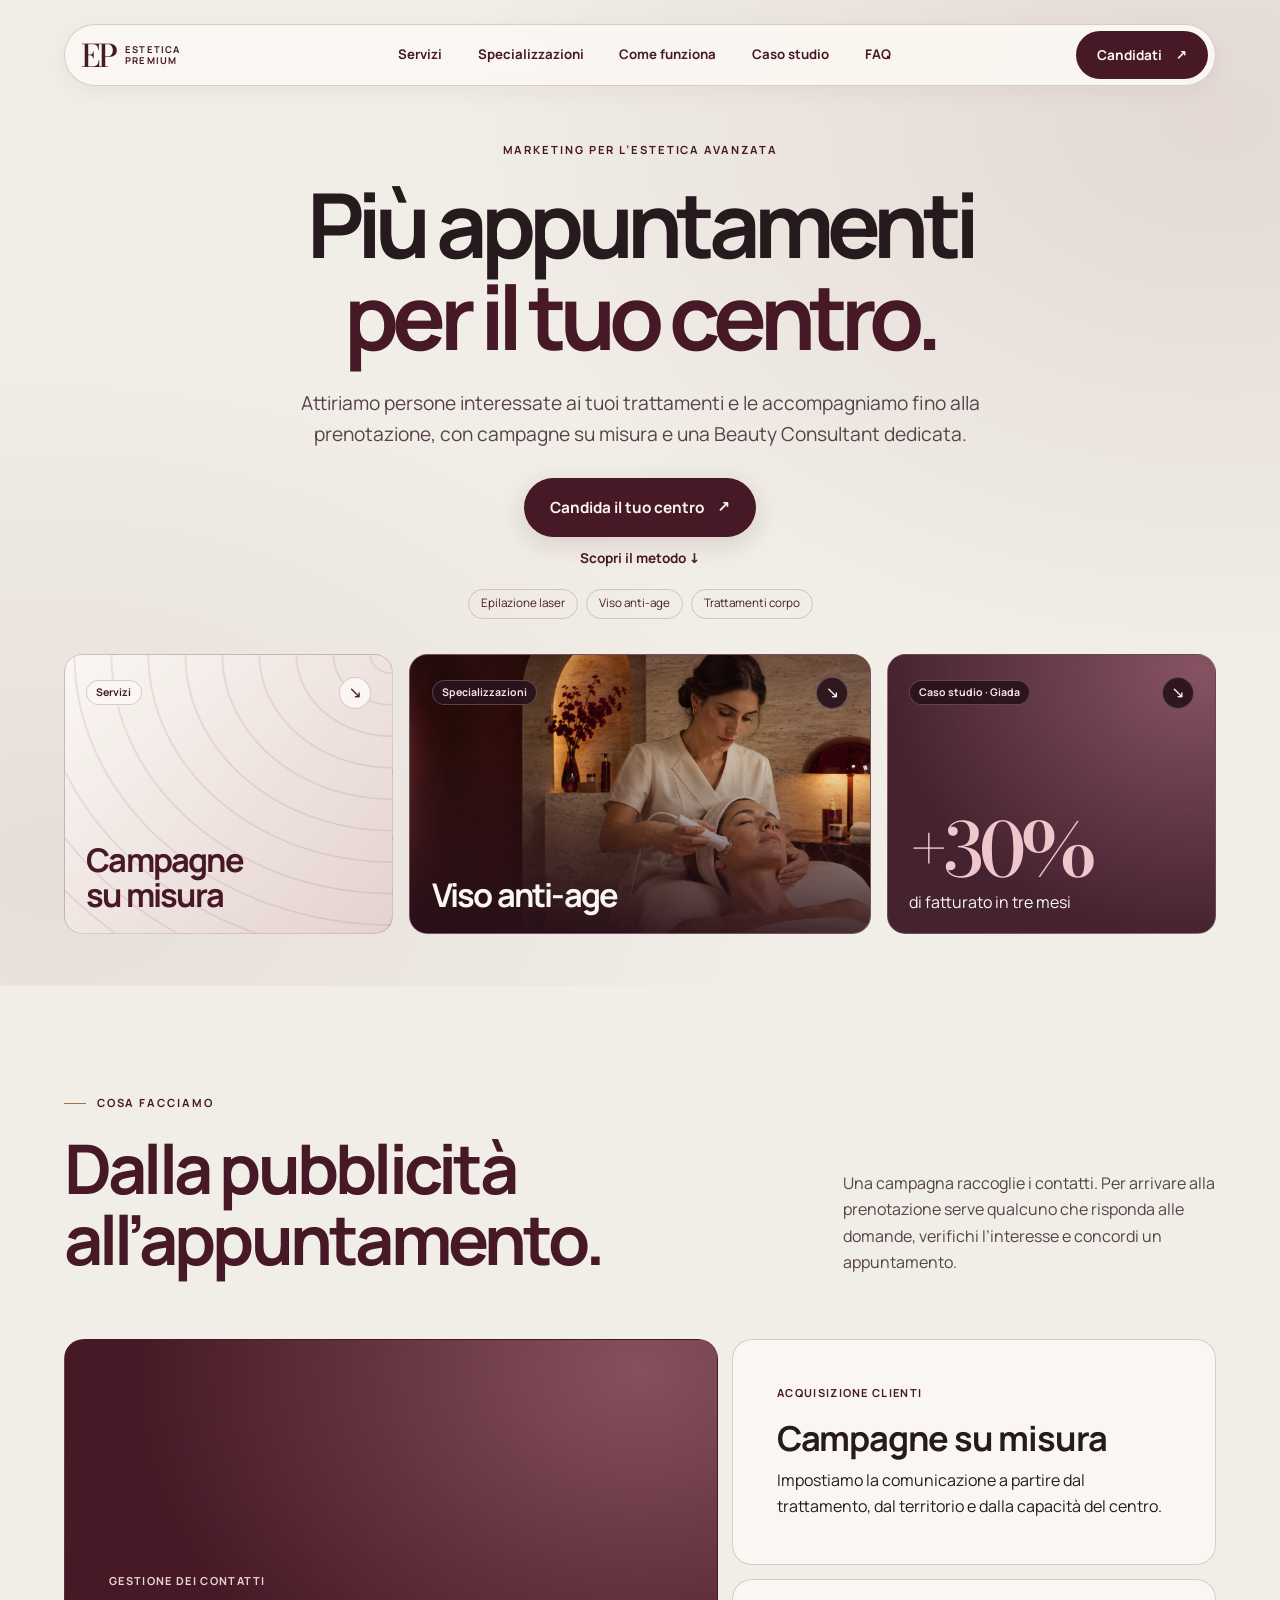
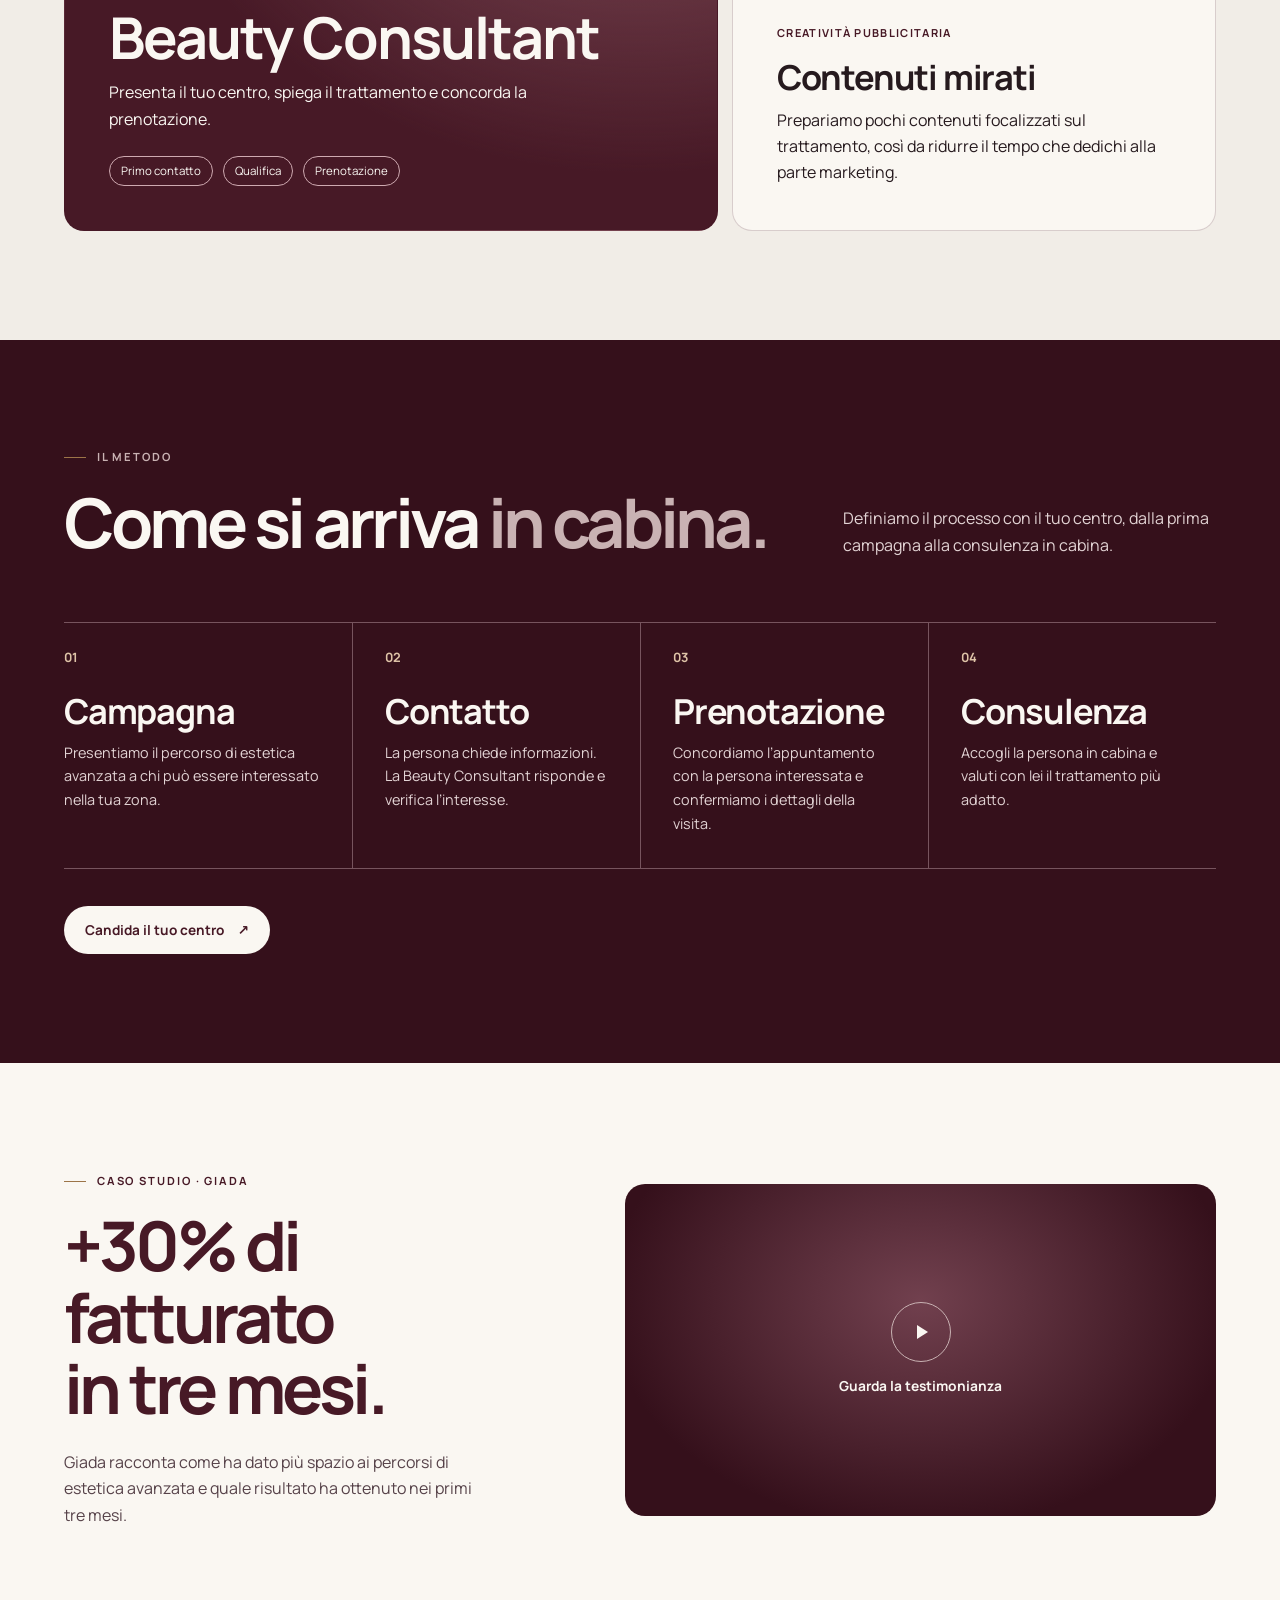
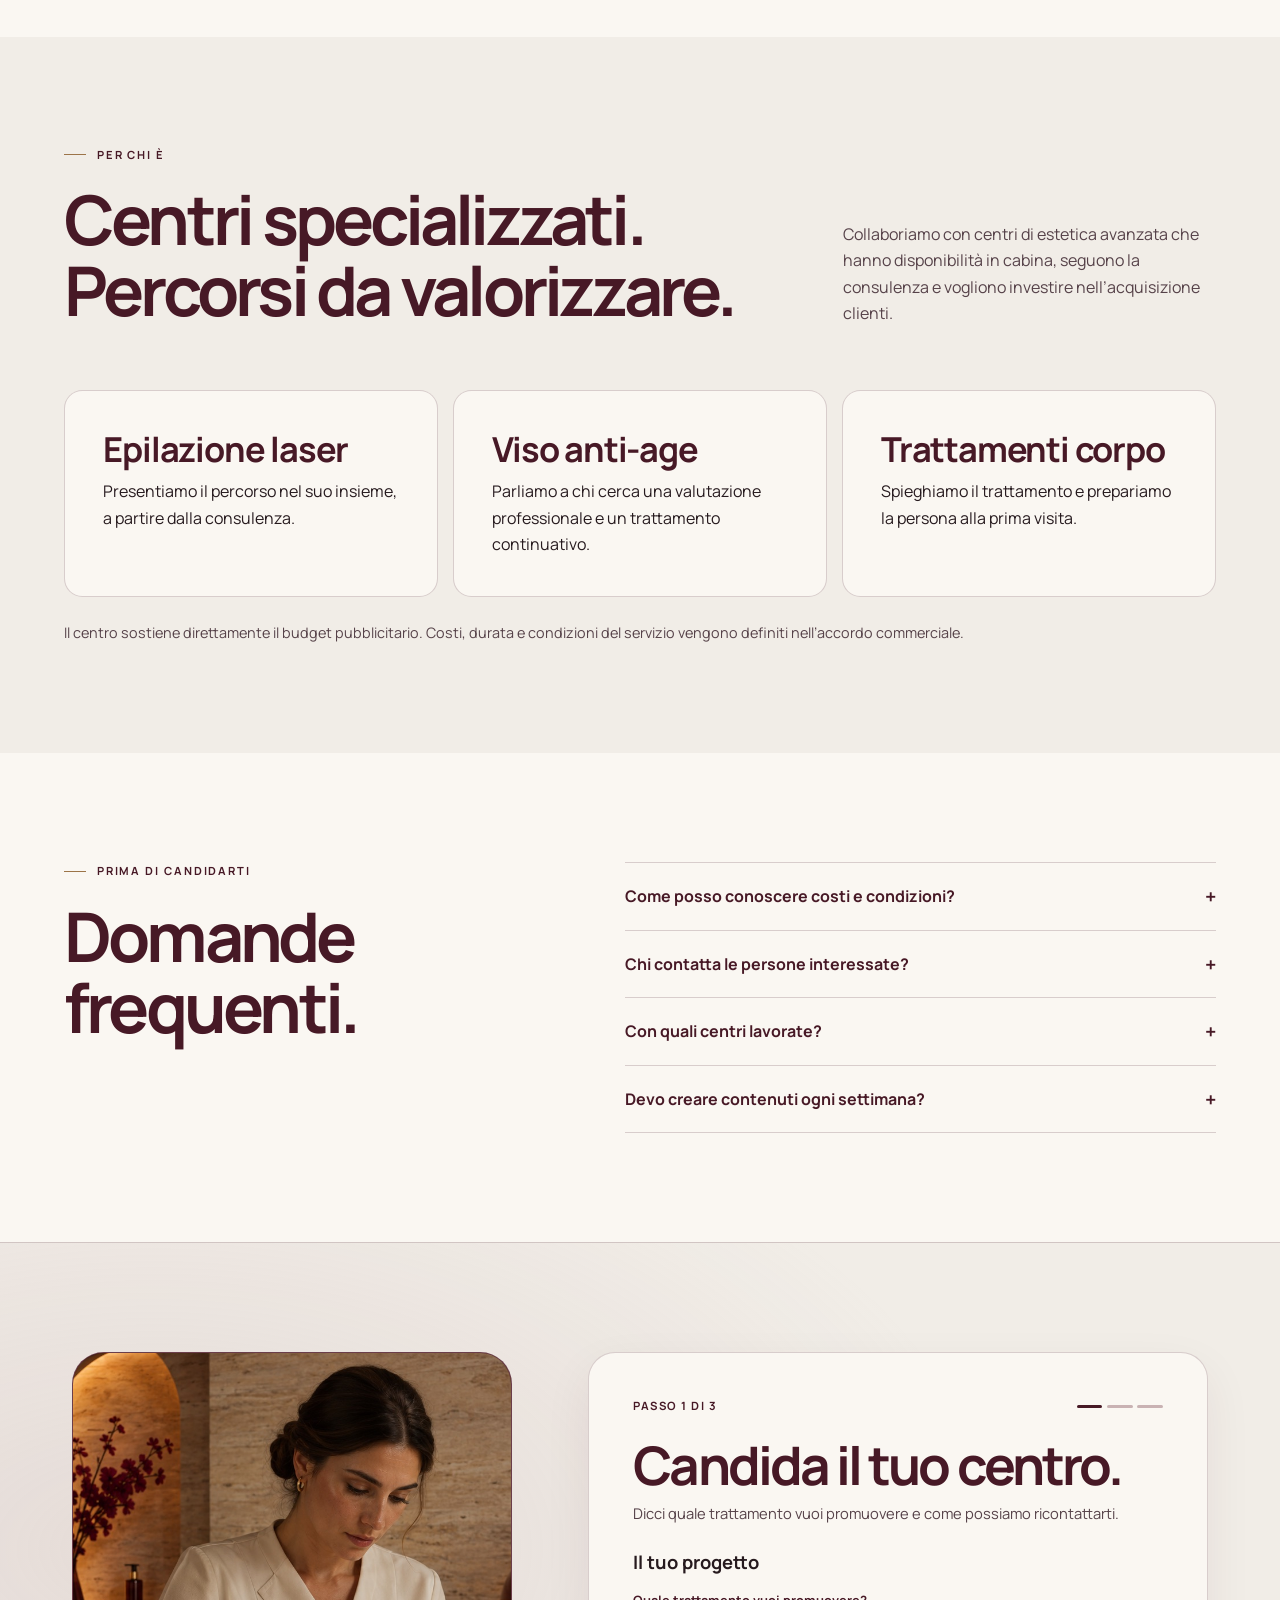
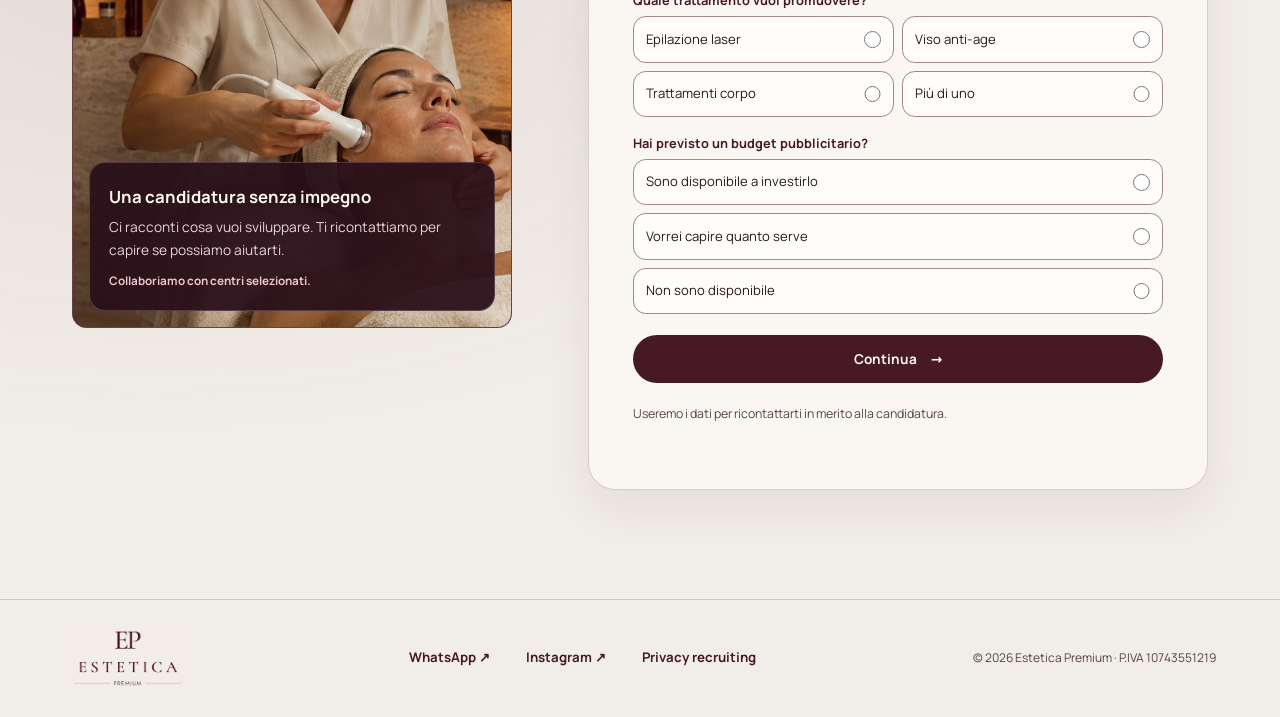
<file: index.html>
<!doctype html>
<html lang="it">
<head>
<meta charset="utf-8" />
<meta name="viewport" content="width=device-width, initial-scale=1" />
<link rel="icon" href="assets/logo-premium.png" type="image/png" />
<link rel="preload" href="assets/fonts/bodoni-moda-500.ttf" as="font" type="font/ttf" crossorigin />
<link rel="preload" href="assets/fonts/manrope-400.ttf" as="font" type="font/ttf" crossorigin />
<title>Estetica Premium — Marketing per centri di estetica avanzata</title>
<meta name="description" content="Acquisizione clienti e Beauty Consultant per centri di estetica avanzata. Scopri il metodo Estetica Premium per laser, viso anti-age e corpo." />
<link rel="canonical" href="https://estetica-premium.it/" />
<meta name="theme-color" content="#F1EDE7" />
<meta property="og:title" content="Estetica Premium — Marketing per centri estetici" />
<meta property="og:description" content="Acquisizione clienti e Beauty Consultant per centri di estetica avanzata: laser, viso anti-age e corpo." />
<meta property="og:type" content="website" />
<meta property="og:url" content="https://estetica-premium.it/" />
<meta property="og:image" content="https://estetica-premium.it/assets/logo-premium.png" />
<meta property="og:locale" content="it_IT" />
<meta name="twitter:card" content="summary_large_image" />
<meta name="twitter:title" content="Estetica Premium — Marketing per centri estetici" />
<meta name="twitter:description" content="Acquisizione clienti e Beauty Consultant per centri di estetica avanzata: laser, viso anti-age e corpo." />
<meta name="twitter:image" content="https://estetica-premium.it/assets/logo-premium.png" />
<link rel="stylesheet" href="assets/site.css?v=20261126-avorio" />
<script src="assets/site.js?v=lead-sheets" defer></script>
</head>
<body id="top">
  <a class="skip-link" href="#main">Vai al contenuto</a>
  <header class="site-header">
    <div class="wrap header-inner">
      <a class="nav-brand" href="#top" aria-label="Estetica Premium, torna all’inizio">
        <span class="brand-monogram" aria-hidden="true">EP</span>
        <span class="brand-name" aria-hidden="true">Estetica<br />Premium</span>
      </a>
      <nav class="nav-links" aria-label="Navigazione principale">
        <a href="#servizi">Servizi</a>
        <a href="#estetica-avanzata">Specializzazioni</a>
        <a href="#come-funziona">Come funziona</a>
        <a href="#caso-studio">Caso studio</a>
        <a href="#faq">FAQ</a>
      </nav>
      <a class="button button-primary header-cta" href="#candidatura" data-track="cta_click">Candidati <span aria-hidden="true">↗</span></a>
    </div>
  </header>

  <main id="main">
    <section class="hero" aria-labelledby="hero-title">
      <div class="wrap hero-copy">
        <p class="eyebrow">Marketing per l’estetica avanzata</p>
        <h1 id="hero-title">Più appuntamenti<br /> <em>per il tuo centro.</em></h1>
        <p class="hero-lead">Attiriamo persone interessate ai tuoi trattamenti e le accompagniamo fino alla prenotazione, con campagne su misura e una Beauty Consultant dedicata.</p>
        <div class="hero-actions">
          <a class="button button-primary" href="#candidatura" data-track="cta_click">Candida il tuo centro <span aria-hidden="true">↗</span></a>
          <a class="text-link" id="heroSecondary" href="#come-funziona" data-track="process_click">Scopri il metodo <span aria-hidden="true">↓</span></a>
        </div>
        <nav class="treatment-links" aria-label="I trattamenti su cui lavoriamo">
          <a href="#laser">Epilazione laser</a>
          <a href="#viso">Viso anti-age</a>
          <a href="#corpo">Trattamenti corpo</a>
        </nav>
      </div>

      <nav class="wrap showcase" id="anteprime" aria-label="In evidenza">
        <a class="showcase-card showcase-campaigns" href="#servizi">
          <span class="showcase-head">
            <span class="showcase-type">Servizi</span>
            <span class="showcase-arrow" aria-hidden="true">↘</span>
          </span>
          <span class="showcase-copy">
            <span class="showcase-title">Campagne<br />su misura</span>
          </span>
        </a>
        <a class="showcase-card showcase-photo" href="#viso">
          <img src="assets/estetica-editoriale.jpg" alt="" width="1500" height="1000" fetchpriority="high" />
          <span class="showcase-head">
            <span class="showcase-type">Specializzazioni</span>
            <span class="showcase-arrow" aria-hidden="true">↘</span>
          </span>
          <span class="showcase-copy">
            <span class="showcase-title">Viso anti-age</span>
          </span>
        </a>
        <a class="showcase-card showcase-case" href="#caso-studio">
          <span class="showcase-head">
            <span class="showcase-type">Caso studio · Giada</span>
            <span class="showcase-arrow" aria-hidden="true">↘</span>
          </span>
          <span class="showcase-copy">
            <span class="showcase-result">+30%</span>
            <span class="showcase-caption">di fatturato in tre mesi</span>
          </span>
        </a>
      </nav>
    </section>

    <section id="vsl" class="section paper" hidden aria-labelledby="vsl-title">
      <div class="wrap">
        <p class="eyebrow">Presentazione</p>
        <h2 id="vsl-title">Il metodo Estetica Premium.</h2>
        <div class="video-frame"><iframe data-vsl-frame title="Presentazione Estetica Premium" loading="lazy" allow="autoplay; fullscreen; picture-in-picture" allowfullscreen></iframe></div>
      </div>
    </section>

    <section id="servizi" class="section wrap" aria-labelledby="services-title">
      <div class="section-intro" id="problema">
        <div>
          <p class="eyebrow">Cosa facciamo</p>
          <h2 id="services-title">Dalla pubblicità<br /> <em>all’appuntamento.</em></h2>
        </div>
        <p>Una campagna raccoglie i contatti. Per arrivare alla prenotazione serve qualcuno che risponda alle domande, verifichi l’interesse e concordi un appuntamento.</p>
      </div>

      <div class="services-grid">
        <article class="service-card service-feature" id="beauty-consultant">
          <p class="service-type">Gestione dei contatti</p>
          <h3>Beauty Consultant</h3>
          <p>Presenta il tuo centro, spiega il trattamento e concorda la prenotazione.</p>
          <ul class="service-tags"><li>Primo contatto</li><li>Qualifica</li><li>Prenotazione</li></ul>
        </article>
        <article class="service-card">
          <p class="service-type">Acquisizione clienti</p>
          <h3>Campagne su misura</h3>
          <p>Impostiamo la comunicazione a partire dal trattamento, dal territorio e dalla capacità del centro.</p>
        </article>
        <article class="service-card" id="contenuti">
          <p class="service-type">Creatività pubblicitaria</p>
          <h3>Contenuti mirati</h3>
          <p>Prepariamo pochi contenuti focalizzati sul trattamento, così da ridurre il tempo che dedichi alla parte marketing.</p>
        </article>
      </div>
    </section>

    <section id="come-funziona" class="section wine" aria-labelledby="method-title">
      <div class="wrap">
        <div class="section-intro">
          <div>
            <p class="eyebrow">Il metodo</p>
            <h2 id="method-title">Come si arriva <em>in cabina.</em></h2>
          </div>
          <p>Definiamo il processo con il tuo centro, dalla prima campagna alla consulenza in cabina.</p>
        </div>
        <ol class="steps">
          <li><span aria-hidden="true">01</span><h3>Campagna</h3><p>Presentiamo il percorso di estetica avanzata a chi può essere interessato nella tua zona.</p></li>
          <li><span aria-hidden="true">02</span><h3>Contatto</h3><p>La persona chiede informazioni. La Beauty Consultant risponde e verifica l’interesse.</p></li>
          <li><span aria-hidden="true">03</span><h3>Prenotazione</h3><p>Concordiamo l’appuntamento con la persona interessata e confermiamo i dettagli della visita.</p></li>
          <li><span aria-hidden="true">04</span><h3>Consulenza</h3><p>Accogli la persona in cabina e valuti con lei il trattamento più adatto.</p></li>
        </ol>
        <a class="button button-light" href="#candidatura" data-track="cta_click">Candida il tuo centro <span aria-hidden="true">↗</span></a>
      </div>
    </section>

    <section id="caso-studio" class="section paper" aria-labelledby="case-title">
      <div class="wrap case-grid">
        <div>
          <p class="eyebrow">Caso studio · Giada</p>
          <h2 id="case-title"><em>+30%</em> di fatturato<br /> in tre mesi.</h2>
          <p>Giada racconta come ha dato più spazio ai percorsi di estetica avanzata e quale risultato ha ottenuto nei primi tre mesi.</p>
        </div>
        <div class="video-frame">
          <button class="case-play" id="casePlay" type="button">
            <span class="play-icon" aria-hidden="true"></span>
            Guarda la testimonianza
          </button>
          <iframe id="caseVideo" data-src="https://www.youtube-nocookie.com/embed/K_RZo8gMftM?autoplay=1&amp;playsinline=1" title="Testimonianza di Giada" allow="autoplay; encrypted-media; picture-in-picture; web-share" referrerpolicy="strict-origin-when-cross-origin" allowfullscreen hidden></iframe>
        </div>
      </div>
    </section>

    <section id="estetica-avanzata" class="section wrap" aria-labelledby="focus-title">
      <div class="section-intro">
        <div>
          <p class="eyebrow">Per chi è</p>
          <h2 id="focus-title">Centri specializzati.<br /> <em>Percorsi da valorizzare.</em></h2>
        </div>
        <p>Collaboriamo con centri di estetica avanzata che hanno disponibilità in cabina, seguono la consulenza e vogliono investire nell’acquisizione clienti.</p>
      </div>
      <div class="focus-grid">
        <article id="laser"><h3>Epilazione laser</h3><p>Presentiamo il percorso nel suo insieme, a partire dalla consulenza.</p></article>
        <article id="viso"><h3>Viso anti-age</h3><p>Parliamo a chi cerca una valutazione professionale e un trattamento continuativo.</p></article>
        <article id="corpo"><h3>Trattamenti corpo</h3><p>Spieghiamo il trattamento e prepariamo la persona alla prima visita.</p></article>
      </div>
      <p class="collaboration-note" id="offerta">Il centro sostiene direttamente il budget pubblicitario. Costi, durata e condizioni del servizio vengono definiti nell’accordo commerciale.</p>
    </section>

    <section id="faq" class="section paper" aria-labelledby="faq-title">
      <div class="wrap faq-grid">
        <div>
          <p class="eyebrow">Prima di candidarti</p>
          <h2 id="faq-title">Domande <em>frequenti.</em></h2>
        </div>
        <div class="faq">
          <details><summary>Come posso conoscere costi e condizioni?</summary><p>Compila il modulo per raccontarci la situazione del tuo centro. Costi, durata e condizioni vengono definiti nell’accordo commerciale.</p></details>
          <details><summary>Chi contatta le persone interessate?</summary><p>La Beauty Consultant gestisce il contatto secondo il processo concordato con il centro.</p></details>
          <details><summary>Con quali centri lavorate?</summary><p>Con centri di estetica avanzata, in particolare per laser, viso anti-age e trattamenti corpo.</p></details>
          <details><summary>Devo creare contenuti ogni settimana?</summary><p>Il processo è progettato per ridurre il tempo richiesto al centro. Prepariamo i contenuti pubblicitari a partire dal trattamento che vuoi promuovere.</p></details>
        </div>
      </div>
    </section>

    <section id="candidatura" class="section application" aria-labelledby="apply-title" tabindex="-1">
      <div class="wrap application-grid">
        <figure class="application-visual">
          <img src="assets/estetica-editoriale.jpg" alt="" width="1500" height="1000" loading="lazy" />
          <figcaption>
            <strong>Una candidatura senza impegno</strong>
            <p>Ci racconti cosa vuoi sviluppare. Ti ricontattiamo per capire se possiamo aiutarti.</p>
            <p class="availability" data-offer-note>Collaboriamo con centri selezionati.</p>
          </figcaption>
        </figure>
        <form class="form-card" id="leadForm" method="post" action="https://script.google.com/macros/s/AKfycbzBUy8N1nBFcadJeL9qWfi8HQC4uClhQMzJRPgYGAMmNGTpFNzjEDc9jgQDo_YHkqtxfQ/exec" aria-labelledby="apply-title">
          <div class="form-progress" hidden>
            <p id="formProgress" role="status">Passo 1 di 3</p>
            <span class="progress-bars" aria-hidden="true"><i></i><i></i><i></i></span>
          </div>
          <div class="form-intro">
            <h2 id="apply-title">Candida <em>il tuo centro.</em></h2>
            <p>Dicci quale trattamento vuoi promuovere e come possiamo ricontattarti.</p>
          </div>
          <fieldset class="form-step">
            <legend tabindex="-1">Il tuo progetto</legend>
            <fieldset class="form-options">
              <legend>Quale trattamento vuoi promuovere?</legend>
              <div class="choice-grid">
                <label class="choice"><span>Epilazione laser</span><input type="radio" name="servizio" value="Epilazione laser" required /></label>
                <label class="choice"><span>Viso anti-age</span><input type="radio" name="servizio" value="Viso anti-age" required /></label>
                <label class="choice"><span>Trattamenti corpo</span><input type="radio" name="servizio" value="Trattamenti corpo" required /></label>
                <label class="choice"><span>Più di uno</span><input type="radio" name="servizio" value="Più di uno" required /></label>
              </div>
            </fieldset>
            <fieldset class="form-options">
              <legend>Hai previsto un budget pubblicitario?</legend>
              <div class="choice-grid choice-grid-single">
                <label class="choice"><span>Sono disponibile a investirlo</span><input type="radio" name="budget" value="Sono disponibile a investirlo" required /></label>
                <label class="choice"><span>Vorrei capire quanto serve</span><input type="radio" name="budget" value="Vorrei capire quanto serve" required /></label>
                <label class="choice"><span>Non sono disponibile</span><input type="radio" name="budget" value="Non sono disponibile" required /></label>
              </div>
            </fieldset>
          </fieldset>
          <fieldset class="form-step">
            <legend tabindex="-1">Il tuo centro</legend>
            <div class="field-row">
              <div class="field">
                <label for="centro">Nome del centro</label>
                <input id="centro" name="centro" type="text" maxlength="150" autocomplete="organization" required placeholder="Nome del centro" />
              </div>
              <div class="field">
                <label for="citta">Città</label>
                <input id="citta" name="citta" type="text" maxlength="150" autocomplete="address-level2" required placeholder="Es. Milano" />
              </div>
            </div>
          </fieldset>
          <fieldset class="form-step">
            <legend tabindex="-1">I tuoi contatti</legend>
            <div class="field-row">
              <div class="field">
                <label for="nome">Nome</label>
                <input id="nome" name="nome" type="text" maxlength="150" autocomplete="given-name" required placeholder="Il tuo nome" />
              </div>
              <div class="field">
                <label for="cognome">Cognome</label>
                <input id="cognome" name="cognome" type="text" maxlength="150" autocomplete="family-name" required placeholder="Il tuo cognome" />
              </div>
              <div class="field">
                <label for="tel">Cellulare / WhatsApp</label>
                <input id="tel" name="tel" type="tel" maxlength="40" autocomplete="tel" required placeholder="+39 ..." />
              </div>
              <div class="field">
                <label for="email">Email</label>
                <input id="email" name="email" type="email" maxlength="254" autocomplete="email" required placeholder="nome@email.it" />
              </div>
            </div>
          </fieldset>
          <div class="form-actions">
            <button class="button form-back" type="button" hidden><span aria-hidden="true">←</span> Indietro</button>
            <button class="button button-primary form-next" type="submit" hidden>Continua <span aria-hidden="true">→</span></button>
            <button class="button button-primary form-submit" type="submit">Invia candidatura <span aria-hidden="true">→</span></button>
          </div>
          <input type="hidden" name="submissionId" />
          <div hidden><label>Lascia vuoto questo campo <input type="text" name="website" tabindex="-1" autocomplete="off" /></label></div>
          <p class="form-note">Useremo i dati per ricontattarti in merito alla candidatura.</p>
          <p class="form-status" id="formStatus" role="status"></p>
          <noscript><p class="form-note">Attiva JavaScript per usare il modulo a passaggi.</p></noscript>
        </form>
      </div>
    </section>
  </main>

  <footer>
    <div class="wrap footer-inner">
      <a class="wordmark" href="#top" aria-label="Estetica Premium, torna all’inizio">
        <img src="assets/logo-premium.png" alt="Estetica Premium" width="1536" height="1004" loading="lazy" />
      </a>
      <nav aria-label="Contatti e informazioni">
        <a href="https://wa.me/393348496487" target="_blank" rel="noopener" data-track="whatsapp_click">WhatsApp ↗</a>
        <a href="https://www.instagram.com/estetica_premium__/" target="_blank" rel="noopener">Instagram ↗</a>
        <a href="privacy/">Privacy recruiting</a>
      </nav>
      <p>© <span id="year">2026</span> Estetica Premium · P.IVA 10743551219</p>
    </div>
  </footer>
</body>
</html>
</file>
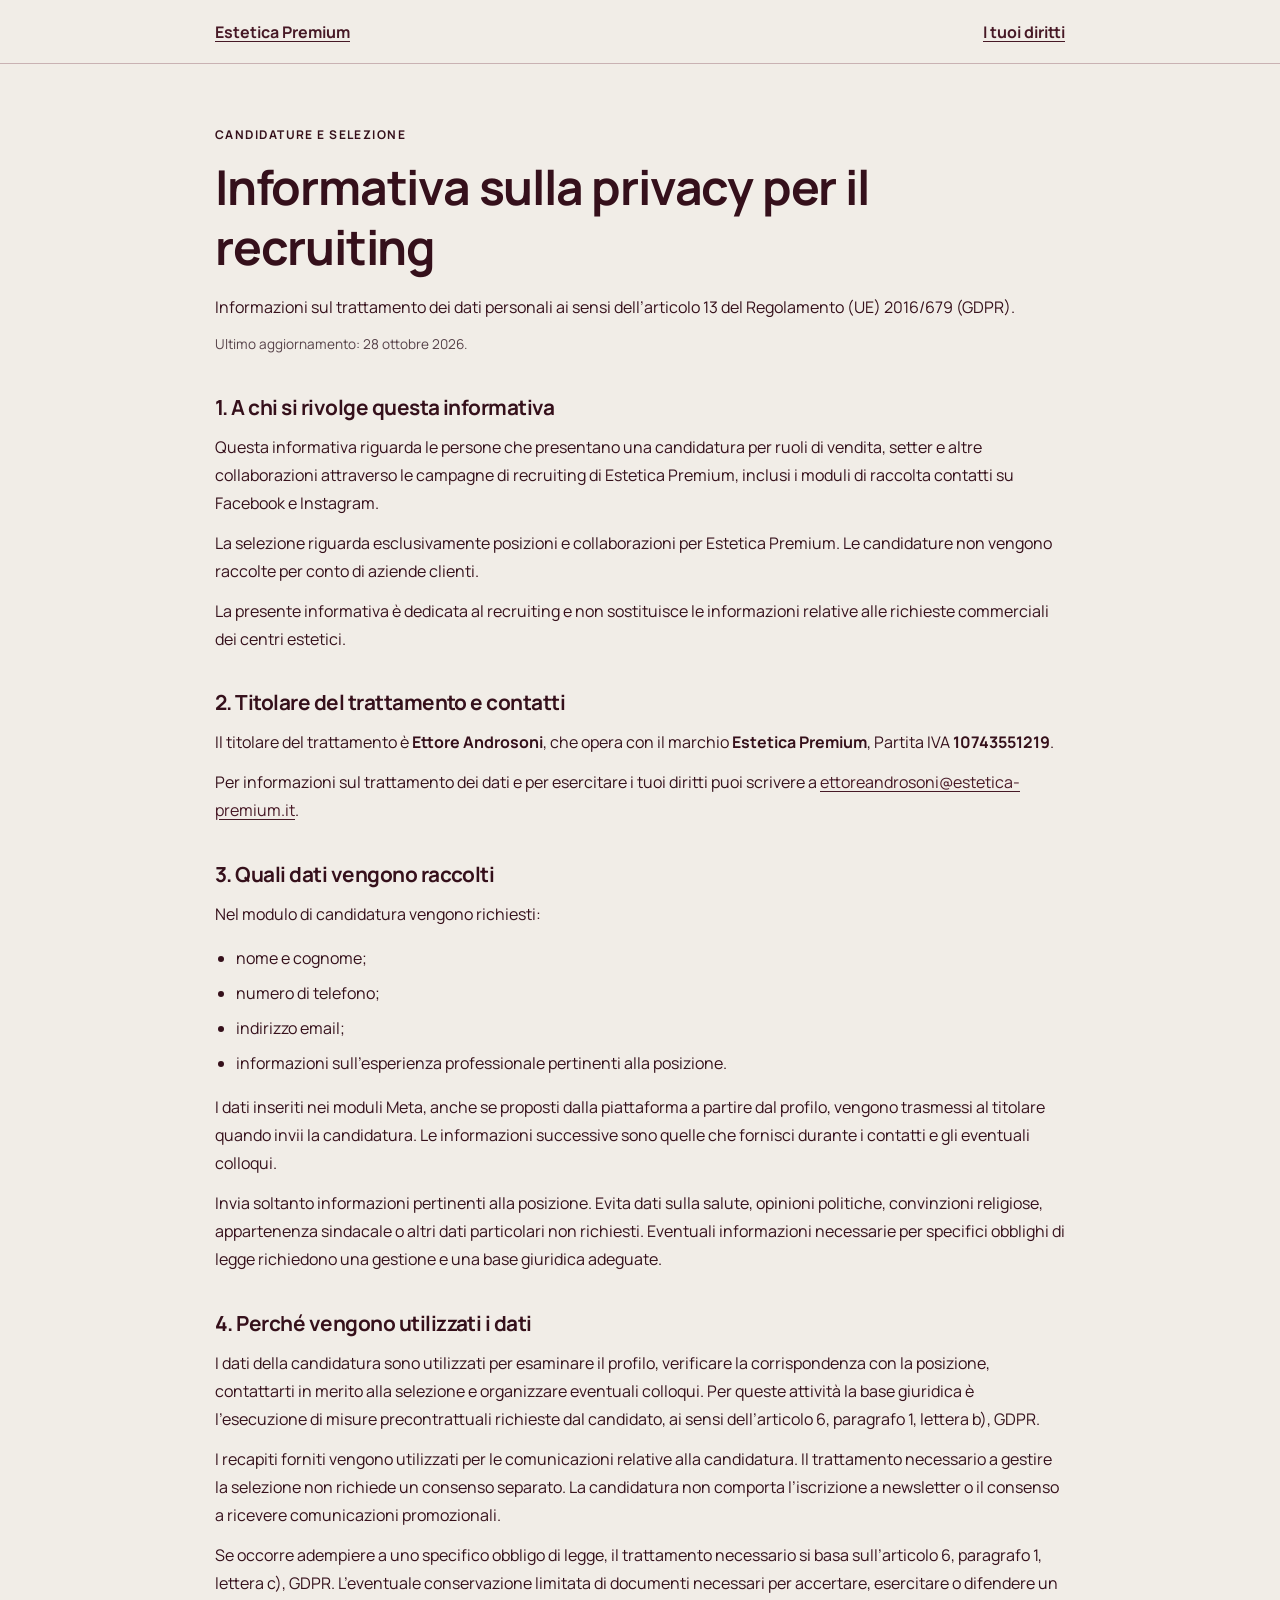
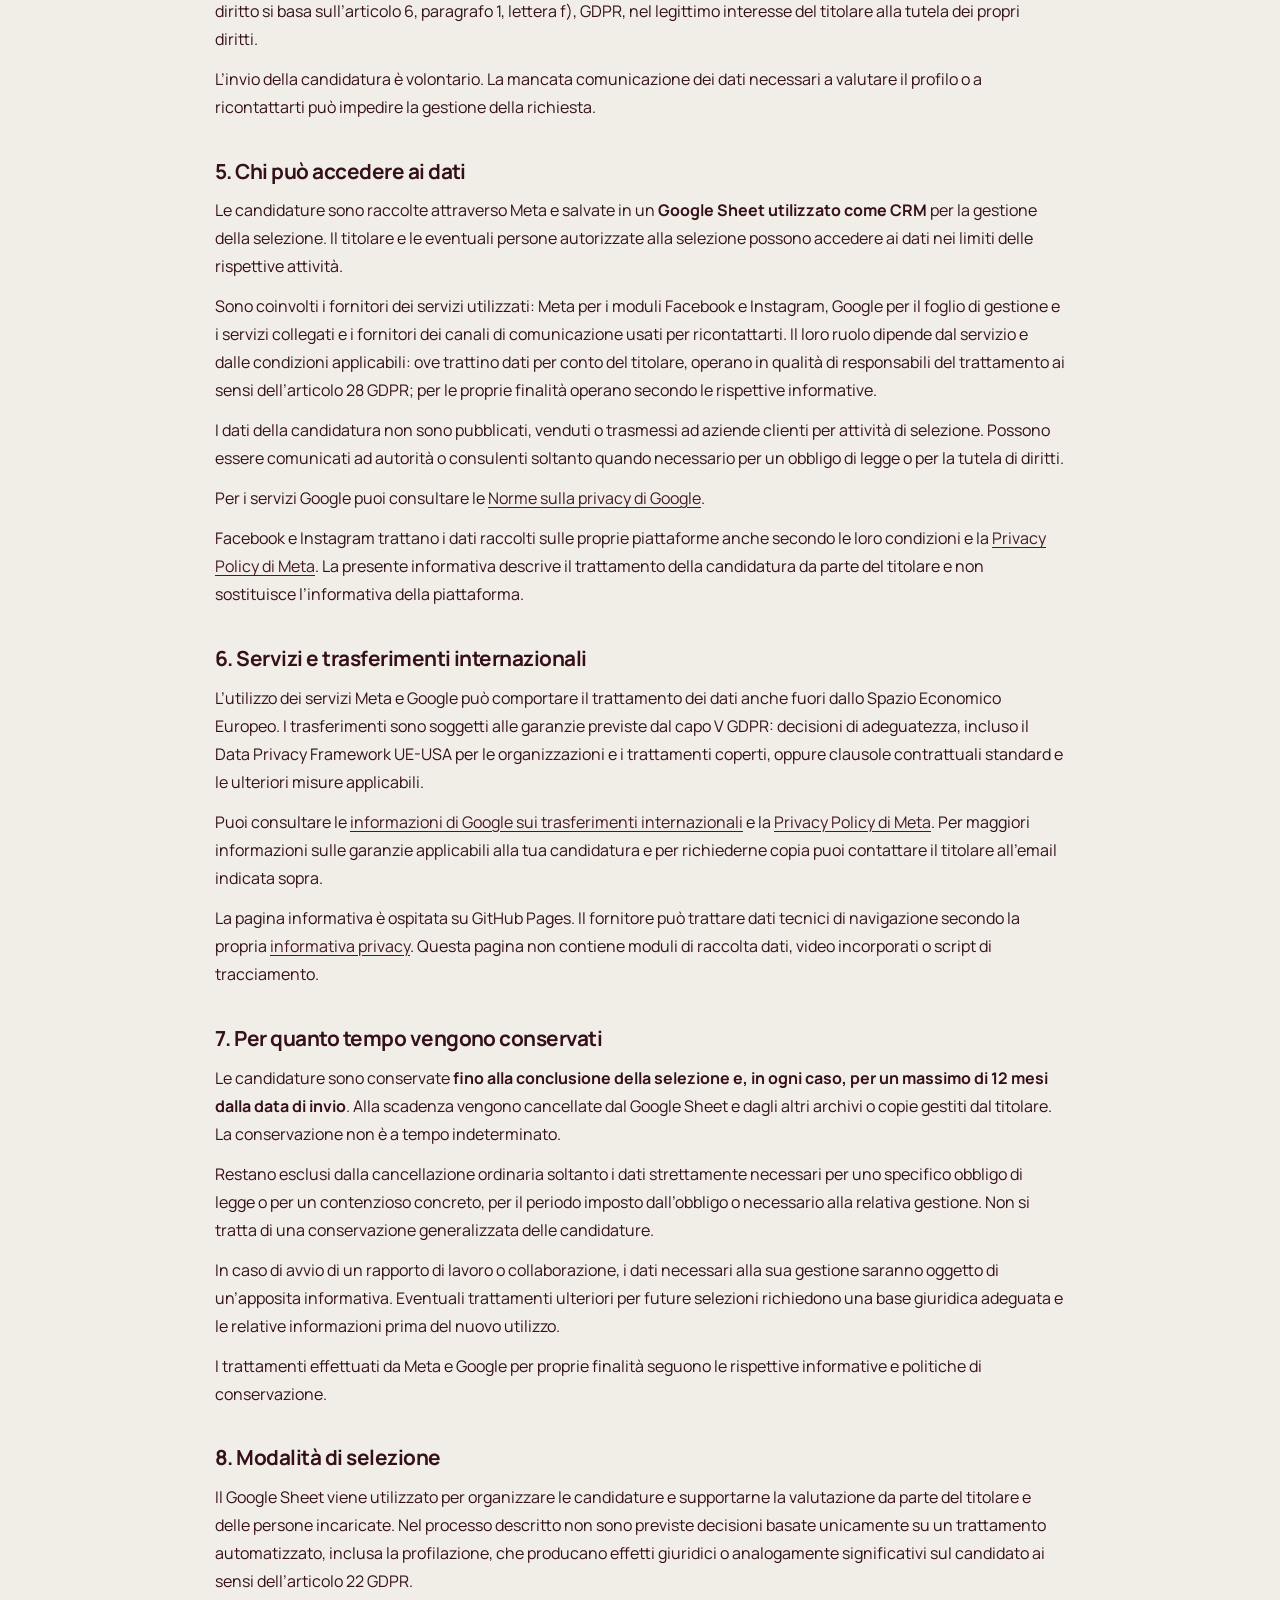
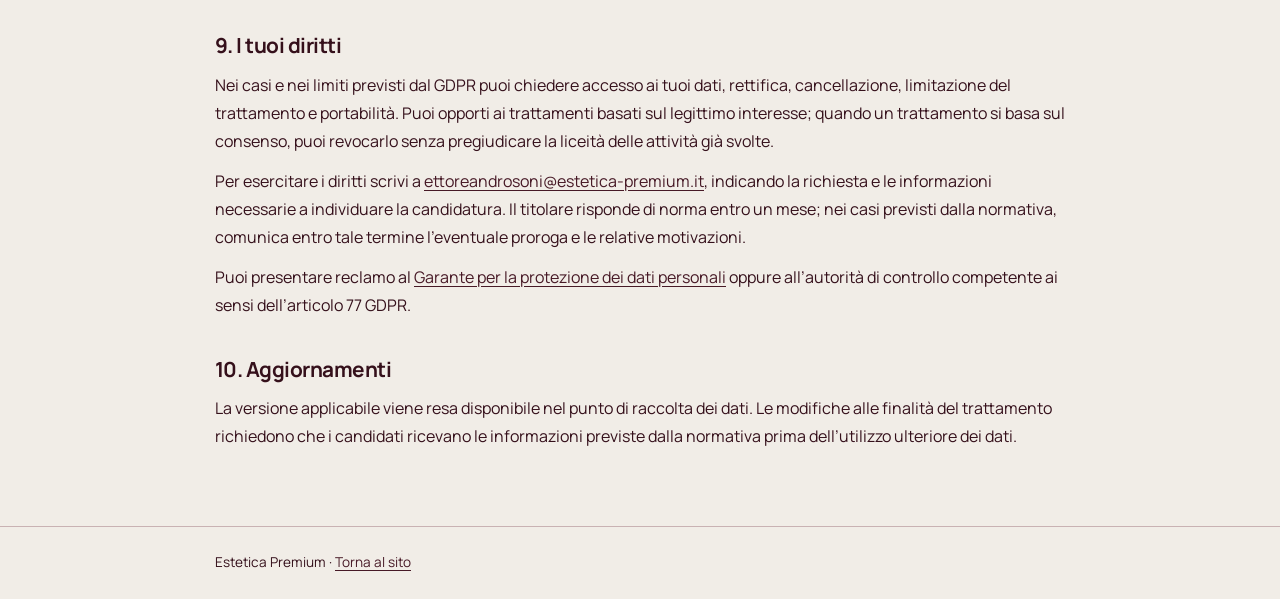
<file: privacy/index.html>
<!doctype html>
<html lang="it">
<head>
  <meta charset="utf-8" />
  <meta name="viewport" content="width=device-width, initial-scale=1" />
  <meta name="robots" content="noindex, follow" />
  <title>Privacy candidature e recruiting — Estetica Premium</title>
  <meta name="description" content="Informativa sul trattamento dei dati personali per le candidature e la selezione di venditori, setter e collaboratori di Estetica Premium." />
  <link rel="icon" href="/assets/logo-premium.png" type="image/png" />
  <link rel="canonical" href="https://estetica-premium.it/privacy/" />
  <style>
    @font-face{font-family:Manrope;font-style:normal;font-weight:400;font-display:swap;src:url('/assets/fonts/manrope-400.ttf') format('truetype')}
    @font-face{font-family:Manrope;font-style:normal;font-weight:700;font-display:swap;src:url('/assets/fonts/manrope-700.ttf') format('truetype')}
    *{box-sizing:border-box}body{margin:0;background:#F1EDE7;color:#35101B;font-family:Manrope,Arial,sans-serif;font-size:1rem;line-height:1.75}
    .wrap{width:min(100% - 2.5rem,850px);margin-inline:auto}header{border-bottom:1px solid #C9B2B3;padding:1.1rem 0}header .wrap{display:flex;align-items:center;justify-content:space-between;gap:1rem;flex-wrap:wrap}
    a{color:#471926;text-underline-offset:.2em;overflow-wrap:anywhere}a:focus-visible{outline:3px solid #471926;outline-offset:4px}header a{font-weight:700}main{padding-block:3rem 4rem}h1,h2{font-weight:700;line-height:1.25;letter-spacing:-.025em}h1{font-size:clamp(2rem,6vw,3rem);margin:0 0 1rem}h2{font-size:1.3rem;margin:2.3rem 0 .8rem}p{margin:.75rem 0}ul{padding-left:1.3rem}li{margin-block:.45rem}.eyebrow{font-size:.75rem;letter-spacing:.12em;text-transform:uppercase;font-weight:700}.date{font-size:.85rem;color:#564249}section{scroll-margin-top:1rem}footer{padding:1.5rem 0;border-top:1px solid #C9B2B3;font-size:.85rem}@media print{header,footer{display:none}body{background:#fff}.wrap{width:100%}main{padding:0}a{color:inherit}}
  </style>
</head>
<body>
  <header><div class="wrap"><a href="/">Estetica Premium</a><a href="#diritti">I tuoi diritti</a></div></header>
  <main class="wrap">
    <p class="eyebrow">Candidature e selezione</p>
    <h1>Informativa sulla privacy per il recruiting</h1>
    <p>Informazioni sul trattamento dei dati personali ai sensi dell’articolo 13 del Regolamento (UE) 2016/679 (GDPR).</p>
    <p class="date">Ultimo aggiornamento: 28 ottobre 2026.</p>

    <section aria-labelledby="ambito">
      <h2 id="ambito">1. A chi si rivolge questa informativa</h2>
      <p>Questa informativa riguarda le persone che presentano una candidatura per ruoli di vendita, setter e altre collaborazioni attraverso le campagne di recruiting di Estetica Premium, inclusi i moduli di raccolta contatti su Facebook e Instagram.</p>
      <p>La selezione riguarda esclusivamente posizioni e collaborazioni per Estetica Premium. Le candidature non vengono raccolte per conto di aziende clienti.</p>
      <p>La presente informativa è dedicata al recruiting e non sostituisce le informazioni relative alle richieste commerciali dei centri estetici.</p>
    </section>

    <section aria-labelledby="titolare">
      <h2 id="titolare">2. Titolare del trattamento e contatti</h2>
      <p>Il titolare del trattamento è <strong>Ettore Androsoni</strong>, che opera con il marchio <strong>Estetica Premium</strong>, Partita IVA <strong>10743551219</strong>.</p>
      <p>Per informazioni sul trattamento dei dati e per esercitare i tuoi diritti puoi scrivere a <a href="mailto:ettoreandrosoni@estetica-premium.it">ettoreandrosoni@estetica-premium.it</a>.</p>
    </section>

    <section aria-labelledby="dati">
      <h2 id="dati">3. Quali dati vengono raccolti</h2>
      <p>Nel modulo di candidatura vengono richiesti:</p>
      <ul><li>nome e cognome;</li><li>numero di telefono;</li><li>indirizzo email;</li><li>informazioni sull’esperienza professionale pertinenti alla posizione.</li></ul>
      <p>I dati inseriti nei moduli Meta, anche se proposti dalla piattaforma a partire dal profilo, vengono trasmessi al titolare quando invii la candidatura. Le informazioni successive sono quelle che fornisci durante i contatti e gli eventuali colloqui.</p>
      <p>Invia soltanto informazioni pertinenti alla posizione. Evita dati sulla salute, opinioni politiche, convinzioni religiose, appartenenza sindacale o altri dati particolari non richiesti. Eventuali informazioni necessarie per specifici obblighi di legge richiedono una gestione e una base giuridica adeguate.</p>
    </section>

    <section aria-labelledby="finalita">
      <h2 id="finalita">4. Perché vengono utilizzati i dati</h2>
      <p>I dati della candidatura sono utilizzati per esaminare il profilo, verificare la corrispondenza con la posizione, contattarti in merito alla selezione e organizzare eventuali colloqui. Per queste attività la base giuridica è l’esecuzione di misure precontrattuali richieste dal candidato, ai sensi dell’articolo 6, paragrafo 1, lettera b), GDPR.</p>
      <p>I recapiti forniti vengono utilizzati per le comunicazioni relative alla candidatura. Il trattamento necessario a gestire la selezione non richiede un consenso separato. La candidatura non comporta l’iscrizione a newsletter o il consenso a ricevere comunicazioni promozionali.</p>
      <p>Se occorre adempiere a uno specifico obbligo di legge, il trattamento necessario si basa sull’articolo 6, paragrafo 1, lettera c), GDPR. L’eventuale conservazione limitata di documenti necessari per accertare, esercitare o difendere un diritto si basa sull’articolo 6, paragrafo 1, lettera f), GDPR, nel legittimo interesse del titolare alla tutela dei propri diritti.</p>
      <p>L’invio della candidatura è volontario. La mancata comunicazione dei dati necessari a valutare il profilo o a ricontattarti può impedire la gestione della richiesta.</p>
    </section>

    <section aria-labelledby="destinatari">
      <h2 id="destinatari">5. Chi può accedere ai dati</h2>
      <p>Le candidature sono raccolte attraverso Meta e salvate in un <strong>Google Sheet utilizzato come CRM</strong> per la gestione della selezione. Il titolare e le eventuali persone autorizzate alla selezione possono accedere ai dati nei limiti delle rispettive attività.</p>
      <p>Sono coinvolti i fornitori dei servizi utilizzati: Meta per i moduli Facebook e Instagram, Google per il foglio di gestione e i servizi collegati e i fornitori dei canali di comunicazione usati per ricontattarti. Il loro ruolo dipende dal servizio e dalle condizioni applicabili: ove trattino dati per conto del titolare, operano in qualità di responsabili del trattamento ai sensi dell’articolo 28 GDPR; per le proprie finalità operano secondo le rispettive informative.</p>
      <p>I dati della candidatura non sono pubblicati, venduti o trasmessi ad aziende clienti per attività di selezione. Possono essere comunicati ad autorità o consulenti soltanto quando necessario per un obbligo di legge o per la tutela di diritti.</p>
      <p>Per i servizi Google puoi consultare le <a href="https://policies.google.com/privacy?hl=it">Norme sulla privacy di Google</a>.</p>
      <p>Facebook e Instagram trattano i dati raccolti sulle proprie piattaforme anche secondo le loro condizioni e la <a href="https://www.facebook.com/privacy/policy/">Privacy Policy di Meta</a>. La presente informativa descrive il trattamento della candidatura da parte del titolare e non sostituisce l’informativa della piattaforma.</p>
    </section>

    <section aria-labelledby="trasferimenti">
      <h2 id="trasferimenti">6. Servizi e trasferimenti internazionali</h2>
      <p>L’utilizzo dei servizi Meta e Google può comportare il trattamento dei dati anche fuori dallo Spazio Economico Europeo. I trasferimenti sono soggetti alle garanzie previste dal capo V GDPR: decisioni di adeguatezza, incluso il Data Privacy Framework UE-USA per le organizzazioni e i trattamenti coperti, oppure clausole contrattuali standard e le ulteriori misure applicabili.</p>
      <p>Puoi consultare le <a href="https://policies.google.com/privacy/frameworks?hl=it">informazioni di Google sui trasferimenti internazionali</a> e la <a href="https://www.facebook.com/privacy/policy/">Privacy Policy di Meta</a>. Per maggiori informazioni sulle garanzie applicabili alla tua candidatura e per richiederne copia puoi contattare il titolare all’email indicata sopra.</p>
      <p>La pagina informativa è ospitata su GitHub Pages. Il fornitore può trattare dati tecnici di navigazione secondo la propria <a href="https://docs.github.com/en/site-policy/privacy-policies/github-general-privacy-statement">informativa privacy</a>. Questa pagina non contiene moduli di raccolta dati, video incorporati o script di tracciamento.</p>
    </section>

    <section aria-labelledby="conservazione">
      <h2 id="conservazione">7. Per quanto tempo vengono conservati</h2>
      <p>Le candidature sono conservate <strong>fino alla conclusione della selezione e, in ogni caso, per un massimo di 12 mesi dalla data di invio</strong>. Alla scadenza vengono cancellate dal Google Sheet e dagli altri archivi o copie gestiti dal titolare. La conservazione non è a tempo indeterminato.</p>
      <p>Restano esclusi dalla cancellazione ordinaria soltanto i dati strettamente necessari per uno specifico obbligo di legge o per un contenzioso concreto, per il periodo imposto dall’obbligo o necessario alla relativa gestione. Non si tratta di una conservazione generalizzata delle candidature.</p>
      <p>In caso di avvio di un rapporto di lavoro o collaborazione, i dati necessari alla sua gestione saranno oggetto di un’apposita informativa. Eventuali trattamenti ulteriori per future selezioni richiedono una base giuridica adeguata e le relative informazioni prima del nuovo utilizzo.</p>
      <p>I trattamenti effettuati da Meta e Google per proprie finalità seguono le rispettive informative e politiche di conservazione.</p>
    </section>

    <section aria-labelledby="decisioni">
      <h2 id="decisioni">8. Modalità di selezione</h2>
      <p>Il Google Sheet viene utilizzato per organizzare le candidature e supportarne la valutazione da parte del titolare e delle persone incaricate. Nel processo descritto non sono previste decisioni basate unicamente su un trattamento automatizzato, inclusa la profilazione, che producano effetti giuridici o analogamente significativi sul candidato ai sensi dell’articolo 22 GDPR.</p>
    </section>

    <section aria-labelledby="diritti">
      <h2 id="diritti">9. I tuoi diritti</h2>
      <p>Nei casi e nei limiti previsti dal GDPR puoi chiedere accesso ai tuoi dati, rettifica, cancellazione, limitazione del trattamento e portabilità. Puoi opporti ai trattamenti basati sul legittimo interesse; quando un trattamento si basa sul consenso, puoi revocarlo senza pregiudicare la liceità delle attività già svolte.</p>
      <p>Per esercitare i diritti scrivi a <a href="mailto:ettoreandrosoni@estetica-premium.it">ettoreandrosoni@estetica-premium.it</a>, indicando la richiesta e le informazioni necessarie a individuare la candidatura. Il titolare risponde di norma entro un mese; nei casi previsti dalla normativa, comunica entro tale termine l’eventuale proroga e le relative motivazioni.</p>
      <p>Puoi presentare reclamo al <a href="https://www.garanteprivacy.it/">Garante per la protezione dei dati personali</a> oppure all’autorità di controllo competente ai sensi dell’articolo 77 GDPR.</p>
    </section>

    <section aria-labelledby="aggiornamenti">
      <h2 id="aggiornamenti">10. Aggiornamenti</h2>
      <p>La versione applicabile viene resa disponibile nel punto di raccolta dei dati. Le modifiche alle finalità del trattamento richiedono che i candidati ricevano le informazioni previste dalla normativa prima dell’utilizzo ulteriore dei dati.</p>
    </section>
  </main>
  <footer><div class="wrap">Estetica Premium · <a href="/">Torna al sito</a></div></footer>
</body>
</html>
</file>
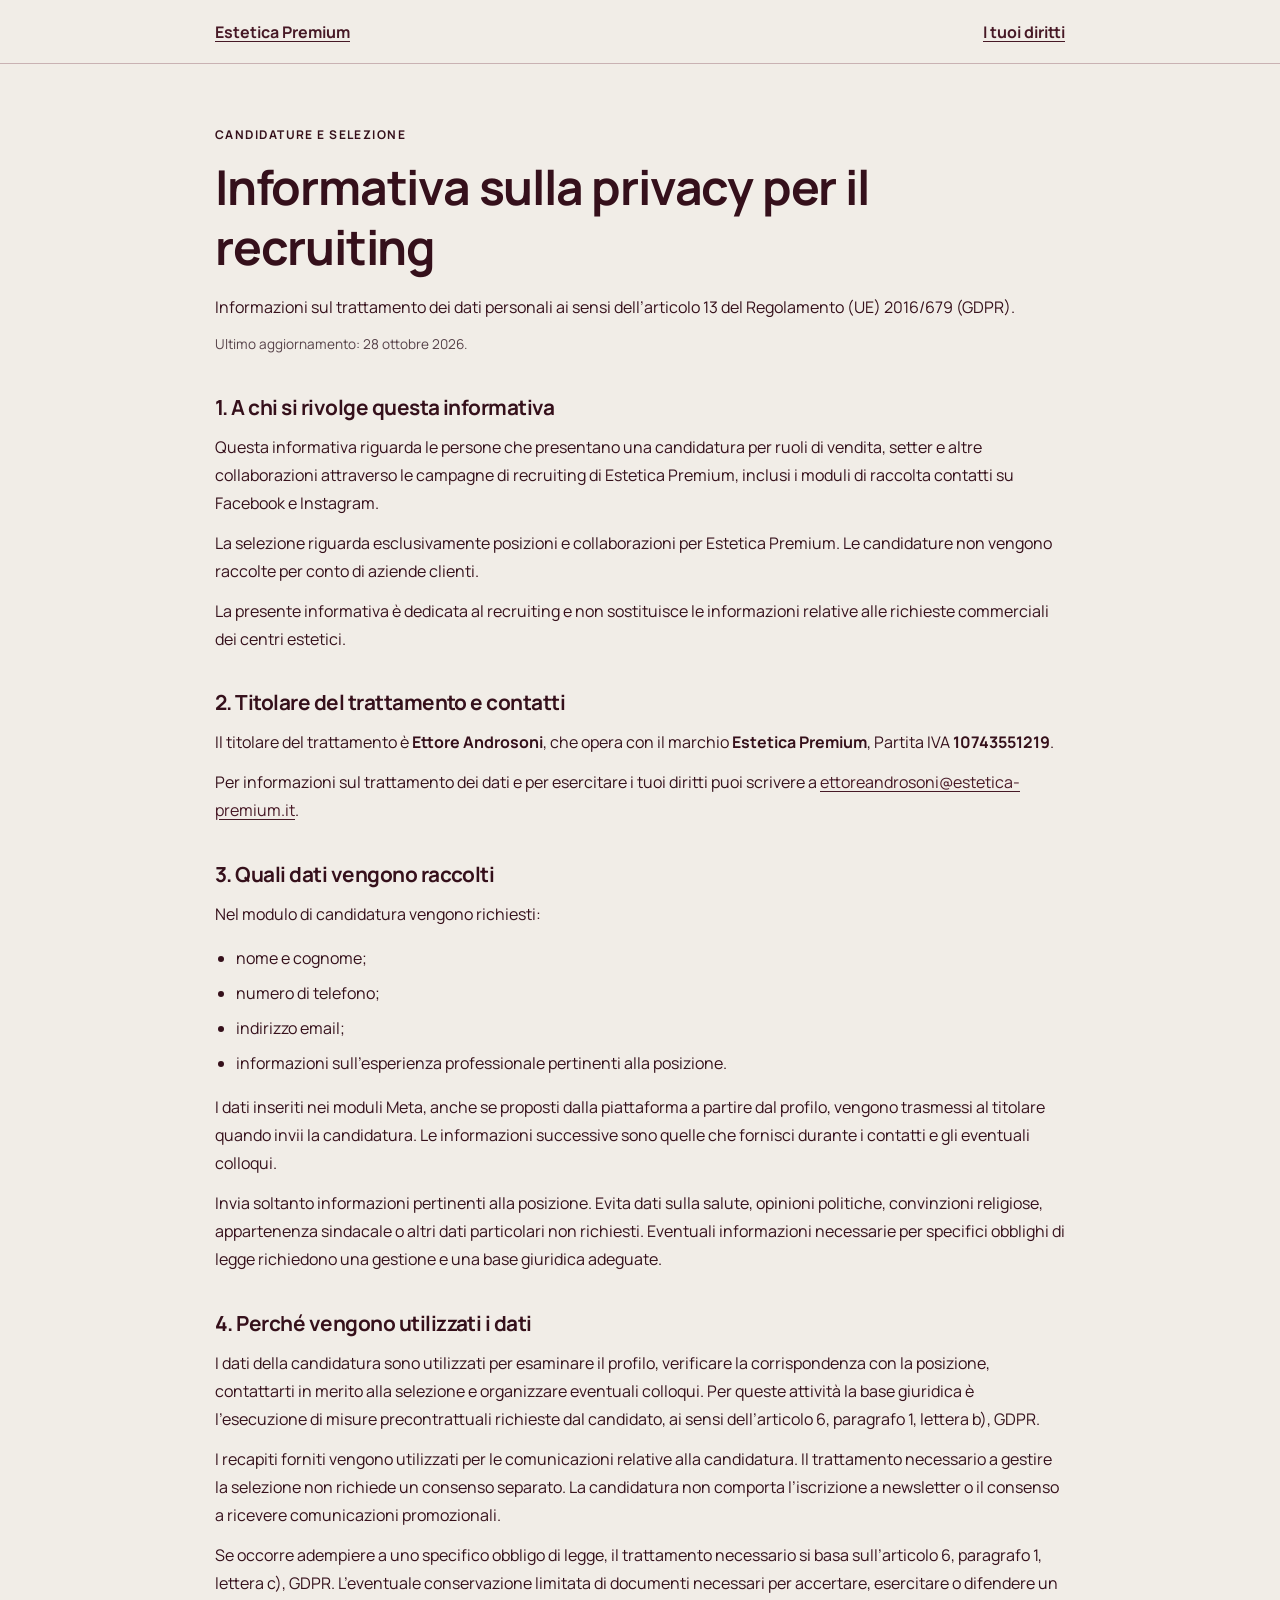
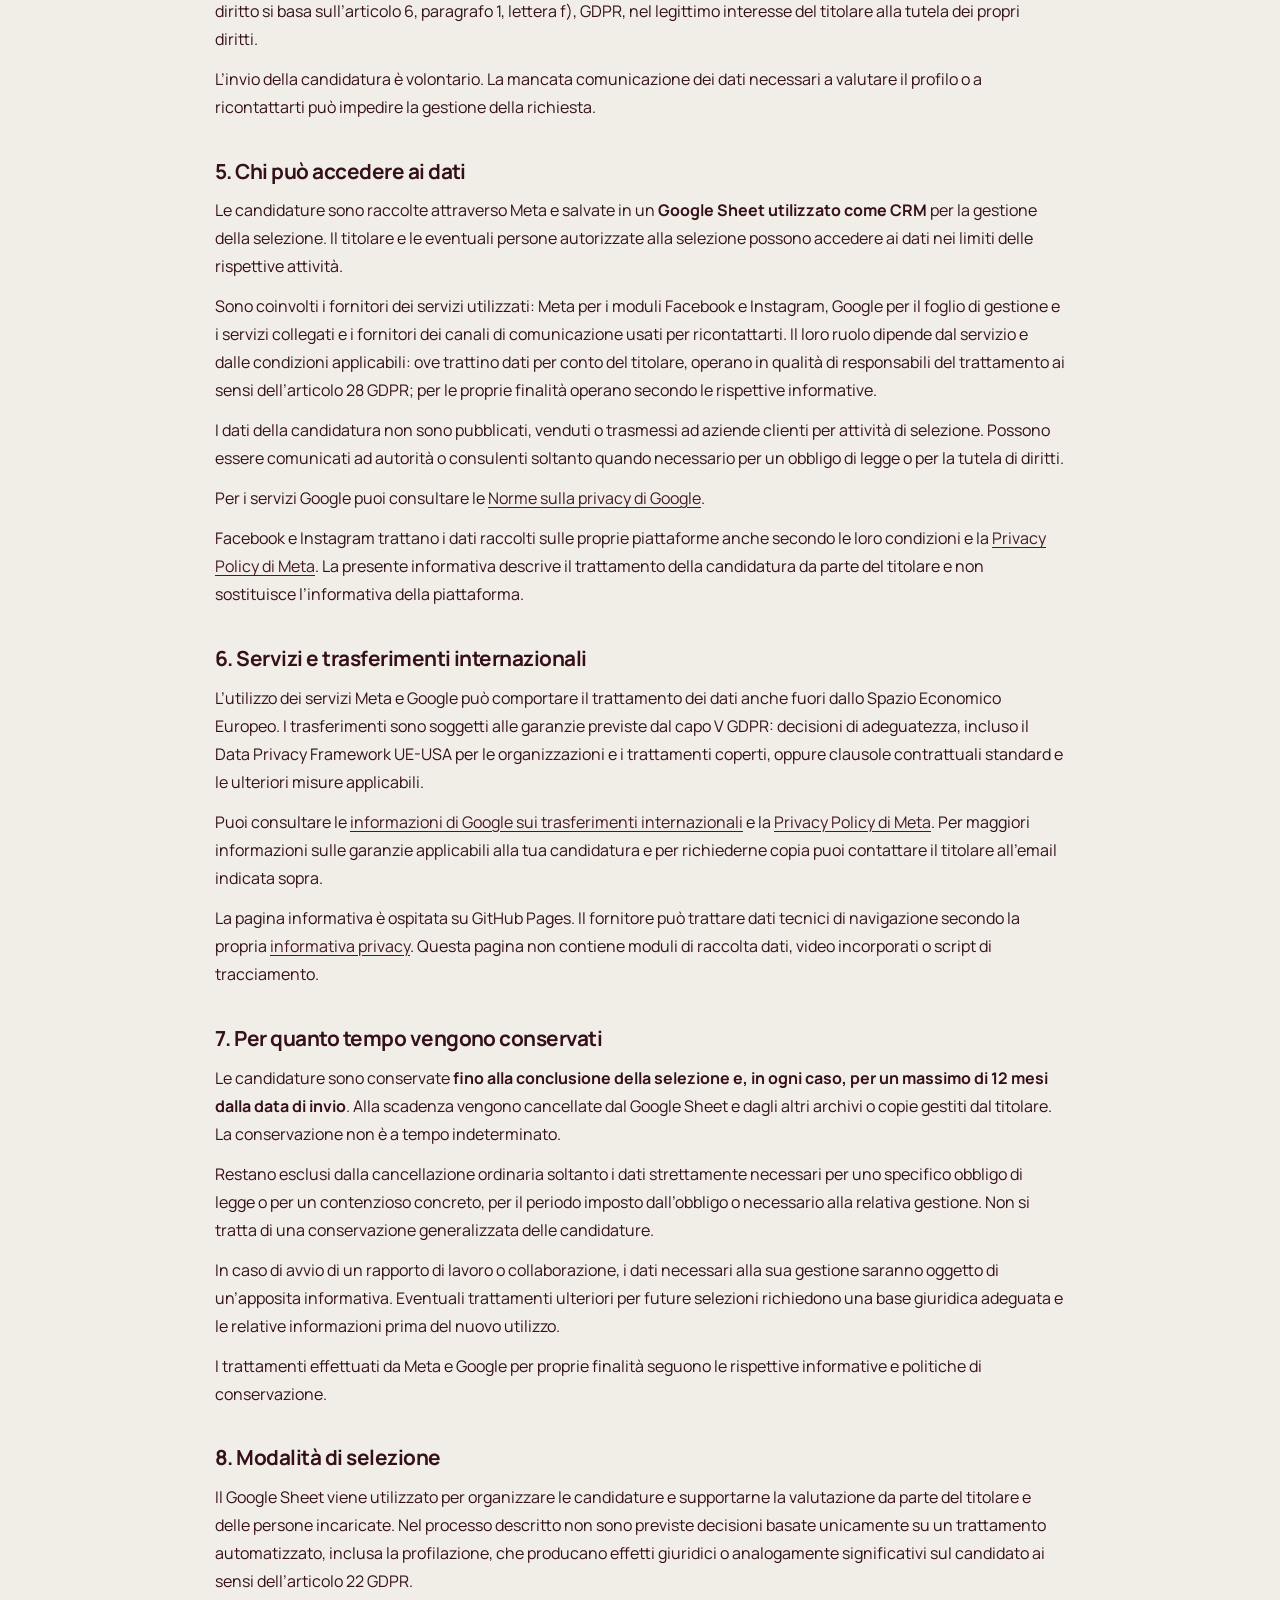
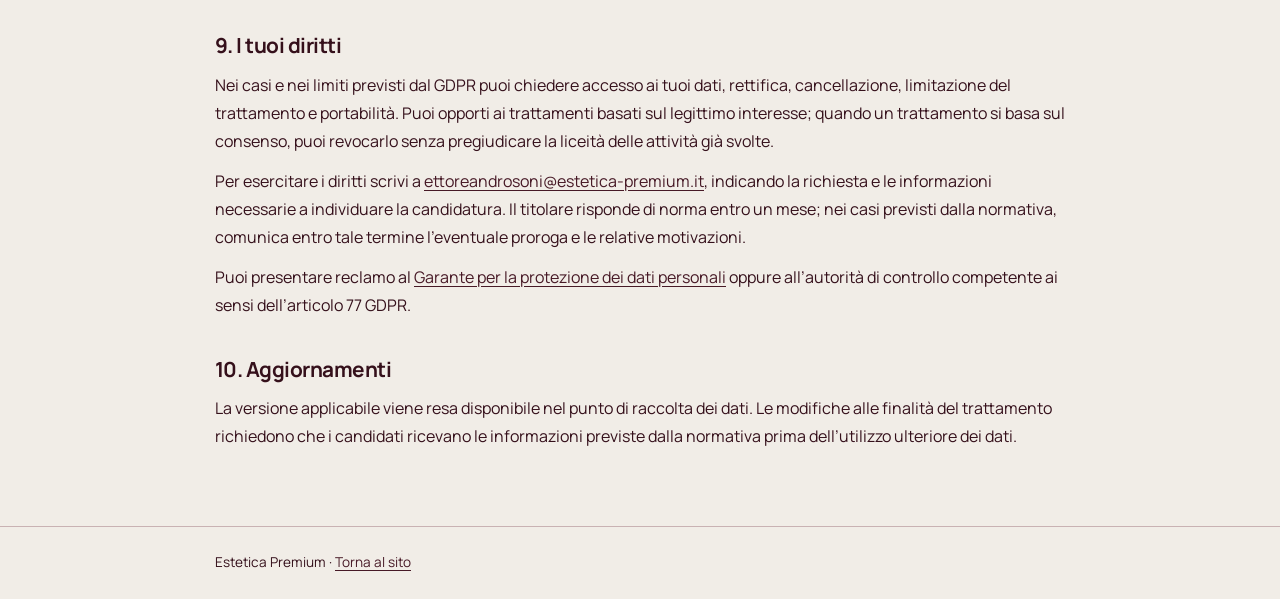
<file: privacy-recruiting.html>
<!doctype html>
<html lang="it">
<head>
  <meta charset="utf-8" />
  <meta name="viewport" content="width=device-width, initial-scale=1" />
  <meta name="robots" content="noindex, follow" />
  <title>Privacy candidature e recruiting — Estetica Premium</title>
  <meta name="description" content="Informativa sul trattamento dei dati personali per le candidature e la selezione di venditori, setter e collaboratori di Estetica Premium." />
  <link rel="icon" href="assets/logo-premium.png" type="image/png" />
  <link rel="canonical" href="https://estetica-premium.it/privacy/" />
  <style>
    @font-face{font-family:Manrope;font-style:normal;font-weight:400;font-display:swap;src:url('assets/fonts/manrope-400.ttf') format('truetype')}
    @font-face{font-family:Manrope;font-style:normal;font-weight:700;font-display:swap;src:url('assets/fonts/manrope-700.ttf') format('truetype')}
    *{box-sizing:border-box}body{margin:0;background:#F1EDE7;color:#35101B;font-family:Manrope,Arial,sans-serif;font-size:1rem;line-height:1.75}
    .wrap{width:min(100% - 2.5rem,850px);margin-inline:auto}header{border-bottom:1px solid #C9B2B3;padding:1.1rem 0}header .wrap{display:flex;align-items:center;justify-content:space-between;gap:1rem;flex-wrap:wrap}
    a{color:#471926;text-underline-offset:.2em;overflow-wrap:anywhere}a:focus-visible{outline:3px solid #471926;outline-offset:4px}header a{font-weight:700}main{padding-block:3rem 4rem}h1,h2{font-weight:700;line-height:1.25;letter-spacing:-.025em}h1{font-size:clamp(2rem,6vw,3rem);margin:0 0 1rem}h2{font-size:1.3rem;margin:2.3rem 0 .8rem}p{margin:.75rem 0}ul{padding-left:1.3rem}li{margin-block:.45rem}.eyebrow{font-size:.75rem;letter-spacing:.12em;text-transform:uppercase;font-weight:700}.date{font-size:.85rem;color:#564249}section{scroll-margin-top:1rem}footer{padding:1.5rem 0;border-top:1px solid #C9B2B3;font-size:.85rem}@media print{header,footer{display:none}body{background:#fff}.wrap{width:100%}main{padding:0}a{color:inherit}}
  </style>
</head>
<body>
  <header><div class="wrap"><a href="/">Estetica Premium</a><a href="#diritti">I tuoi diritti</a></div></header>
  <main class="wrap">
    <p class="eyebrow">Candidature e selezione</p>
    <h1>Informativa sulla privacy per il recruiting</h1>
    <p>Informazioni sul trattamento dei dati personali ai sensi dell’articolo 13 del Regolamento (UE) 2016/679 (GDPR).</p>
    <p class="date">Ultimo aggiornamento: 28 ottobre 2026.</p>

    <section aria-labelledby="ambito">
      <h2 id="ambito">1. A chi si rivolge questa informativa</h2>
      <p>Questa informativa riguarda le persone che presentano una candidatura per ruoli di vendita, setter e altre collaborazioni attraverso le campagne di recruiting di Estetica Premium, inclusi i moduli di raccolta contatti su Facebook e Instagram.</p>
      <p>La selezione riguarda esclusivamente posizioni e collaborazioni per Estetica Premium. Le candidature non vengono raccolte per conto di aziende clienti.</p>
      <p>La presente informativa è dedicata al recruiting e non sostituisce le informazioni relative alle richieste commerciali dei centri estetici.</p>
    </section>

    <section aria-labelledby="titolare">
      <h2 id="titolare">2. Titolare del trattamento e contatti</h2>
      <p>Il titolare del trattamento è <strong>Ettore Androsoni</strong>, che opera con il marchio <strong>Estetica Premium</strong>, Partita IVA <strong>10743551219</strong>.</p>
      <p>Per informazioni sul trattamento dei dati e per esercitare i tuoi diritti puoi scrivere a <a href="mailto:ettoreandrosoni@estetica-premium.it">ettoreandrosoni@estetica-premium.it</a>.</p>
    </section>

    <section aria-labelledby="dati">
      <h2 id="dati">3. Quali dati vengono raccolti</h2>
      <p>Nel modulo di candidatura vengono richiesti:</p>
      <ul><li>nome e cognome;</li><li>numero di telefono;</li><li>indirizzo email;</li><li>informazioni sull’esperienza professionale pertinenti alla posizione.</li></ul>
      <p>I dati inseriti nei moduli Meta, anche se proposti dalla piattaforma a partire dal profilo, vengono trasmessi al titolare quando invii la candidatura. Le informazioni successive sono quelle che fornisci durante i contatti e gli eventuali colloqui.</p>
      <p>Invia soltanto informazioni pertinenti alla posizione. Evita dati sulla salute, opinioni politiche, convinzioni religiose, appartenenza sindacale o altri dati particolari non richiesti. Eventuali informazioni necessarie per specifici obblighi di legge richiedono una gestione e una base giuridica adeguate.</p>
    </section>

    <section aria-labelledby="finalita">
      <h2 id="finalita">4. Perché vengono utilizzati i dati</h2>
      <p>I dati della candidatura sono utilizzati per esaminare il profilo, verificare la corrispondenza con la posizione, contattarti in merito alla selezione e organizzare eventuali colloqui. Per queste attività la base giuridica è l’esecuzione di misure precontrattuali richieste dal candidato, ai sensi dell’articolo 6, paragrafo 1, lettera b), GDPR.</p>
      <p>I recapiti forniti vengono utilizzati per le comunicazioni relative alla candidatura. Il trattamento necessario a gestire la selezione non richiede un consenso separato. La candidatura non comporta l’iscrizione a newsletter o il consenso a ricevere comunicazioni promozionali.</p>
      <p>Se occorre adempiere a uno specifico obbligo di legge, il trattamento necessario si basa sull’articolo 6, paragrafo 1, lettera c), GDPR. L’eventuale conservazione limitata di documenti necessari per accertare, esercitare o difendere un diritto si basa sull’articolo 6, paragrafo 1, lettera f), GDPR, nel legittimo interesse del titolare alla tutela dei propri diritti.</p>
      <p>L’invio della candidatura è volontario. La mancata comunicazione dei dati necessari a valutare il profilo o a ricontattarti può impedire la gestione della richiesta.</p>
    </section>

    <section aria-labelledby="destinatari">
      <h2 id="destinatari">5. Chi può accedere ai dati</h2>
      <p>Le candidature sono raccolte attraverso Meta e salvate in un <strong>Google Sheet utilizzato come CRM</strong> per la gestione della selezione. Il titolare e le eventuali persone autorizzate alla selezione possono accedere ai dati nei limiti delle rispettive attività.</p>
      <p>Sono coinvolti i fornitori dei servizi utilizzati: Meta per i moduli Facebook e Instagram, Google per il foglio di gestione e i servizi collegati e i fornitori dei canali di comunicazione usati per ricontattarti. Il loro ruolo dipende dal servizio e dalle condizioni applicabili: ove trattino dati per conto del titolare, operano in qualità di responsabili del trattamento ai sensi dell’articolo 28 GDPR; per le proprie finalità operano secondo le rispettive informative.</p>
      <p>I dati della candidatura non sono pubblicati, venduti o trasmessi ad aziende clienti per attività di selezione. Possono essere comunicati ad autorità o consulenti soltanto quando necessario per un obbligo di legge o per la tutela di diritti.</p>
      <p>Per i servizi Google puoi consultare le <a href="https://policies.google.com/privacy?hl=it">Norme sulla privacy di Google</a>.</p>
      <p>Facebook e Instagram trattano i dati raccolti sulle proprie piattaforme anche secondo le loro condizioni e la <a href="https://www.facebook.com/privacy/policy/">Privacy Policy di Meta</a>. La presente informativa descrive il trattamento della candidatura da parte del titolare e non sostituisce l’informativa della piattaforma.</p>
    </section>

    <section aria-labelledby="trasferimenti">
      <h2 id="trasferimenti">6. Servizi e trasferimenti internazionali</h2>
      <p>L’utilizzo dei servizi Meta e Google può comportare il trattamento dei dati anche fuori dallo Spazio Economico Europeo. I trasferimenti sono soggetti alle garanzie previste dal capo V GDPR: decisioni di adeguatezza, incluso il Data Privacy Framework UE-USA per le organizzazioni e i trattamenti coperti, oppure clausole contrattuali standard e le ulteriori misure applicabili.</p>
      <p>Puoi consultare le <a href="https://policies.google.com/privacy/frameworks?hl=it">informazioni di Google sui trasferimenti internazionali</a> e la <a href="https://www.facebook.com/privacy/policy/">Privacy Policy di Meta</a>. Per maggiori informazioni sulle garanzie applicabili alla tua candidatura e per richiederne copia puoi contattare il titolare all’email indicata sopra.</p>
      <p>La pagina informativa è ospitata su GitHub Pages. Il fornitore può trattare dati tecnici di navigazione secondo la propria <a href="https://docs.github.com/en/site-policy/privacy-policies/github-general-privacy-statement">informativa privacy</a>. Questa pagina non contiene moduli di raccolta dati, video incorporati o script di tracciamento.</p>
    </section>

    <section aria-labelledby="conservazione">
      <h2 id="conservazione">7. Per quanto tempo vengono conservati</h2>
      <p>Le candidature sono conservate <strong>fino alla conclusione della selezione e, in ogni caso, per un massimo di 12 mesi dalla data di invio</strong>. Alla scadenza vengono cancellate dal Google Sheet e dagli altri archivi o copie gestiti dal titolare. La conservazione non è a tempo indeterminato.</p>
      <p>Restano esclusi dalla cancellazione ordinaria soltanto i dati strettamente necessari per uno specifico obbligo di legge o per un contenzioso concreto, per il periodo imposto dall’obbligo o necessario alla relativa gestione. Non si tratta di una conservazione generalizzata delle candidature.</p>
      <p>In caso di avvio di un rapporto di lavoro o collaborazione, i dati necessari alla sua gestione saranno oggetto di un’apposita informativa. Eventuali trattamenti ulteriori per future selezioni richiedono una base giuridica adeguata e le relative informazioni prima del nuovo utilizzo.</p>
      <p>I trattamenti effettuati da Meta e Google per proprie finalità seguono le rispettive informative e politiche di conservazione.</p>
    </section>

    <section aria-labelledby="decisioni">
      <h2 id="decisioni">8. Modalità di selezione</h2>
      <p>Il Google Sheet viene utilizzato per organizzare le candidature e supportarne la valutazione da parte del titolare e delle persone incaricate. Nel processo descritto non sono previste decisioni basate unicamente su un trattamento automatizzato, inclusa la profilazione, che producano effetti giuridici o analogamente significativi sul candidato ai sensi dell’articolo 22 GDPR.</p>
    </section>

    <section aria-labelledby="diritti">
      <h2 id="diritti">9. I tuoi diritti</h2>
      <p>Nei casi e nei limiti previsti dal GDPR puoi chiedere accesso ai tuoi dati, rettifica, cancellazione, limitazione del trattamento e portabilità. Puoi opporti ai trattamenti basati sul legittimo interesse; quando un trattamento si basa sul consenso, puoi revocarlo senza pregiudicare la liceità delle attività già svolte.</p>
      <p>Per esercitare i diritti scrivi a <a href="mailto:ettoreandrosoni@estetica-premium.it">ettoreandrosoni@estetica-premium.it</a>, indicando la richiesta e le informazioni necessarie a individuare la candidatura. Il titolare risponde di norma entro un mese; nei casi previsti dalla normativa, comunica entro tale termine l’eventuale proroga e le relative motivazioni.</p>
      <p>Puoi presentare reclamo al <a href="https://www.garanteprivacy.it/">Garante per la protezione dei dati personali</a> oppure all’autorità di controllo competente ai sensi dell’articolo 77 GDPR.</p>
    </section>

    <section aria-labelledby="aggiornamenti">
      <h2 id="aggiornamenti">10. Aggiornamenti</h2>
      <p>La versione applicabile viene resa disponibile nel punto di raccolta dei dati. Le modifiche alle finalità del trattamento richiedono che i candidati ricevano le informazioni previste dalla normativa prima dell’utilizzo ulteriore dei dati.</p>
    </section>
  </main>
  <footer><div class="wrap">Estetica Premium · <a href="/">Torna al sito</a></div></footer>
</body>
</html>
</file>
<file: assets/site.css>
@font-face {
  font-family: 'Bodoni Moda';
  src: url('fonts/bodoni-moda-500.ttf') format('truetype');
  font-weight: 500;
  font-display: swap;
}
@font-face {
  font-family: 'Bodoni Moda';
  src: url('fonts/bodoni-moda-500-italic.ttf') format('truetype');
  font-weight: 500;
  font-style: italic;
  font-display: swap;
}
@font-face {
  font-family: Manrope;
  src: url('fonts/manrope-400.ttf') format('truetype');
  font-weight: 400;
  font-display: swap;
}
@font-face {
  font-family: Manrope;
  src: url('fonts/manrope-700.ttf') format('truetype');
  font-weight: 700;
  font-display: swap;
}

:root {
  --ivory: #F1EDE7;
  --rose-light: #F0C6CD;
  --light-line: rgba(240, 198, 205, .21);
  --paper: #FAF7F2;
  --wine: #471926;
  --wine-dark: #35101B;
  --blush: #C9B2B3;
  --bronze: #9C7448;
  --ink: #261A1E;
  --muted: #564249;
  --line: rgba(71, 25, 38, .19);
  --gutter: clamp(1.25rem, 5vw, 5rem);
  --serif: 'Bodoni Moda', Didot, Georgia, serif;
  --sans: Manrope, 'Avenir Next', sans-serif;
  color: var(--ink);
  background: var(--ivory);
  font: 400 1rem/1.65 var(--sans);
  -webkit-text-size-adjust: 100%;
  scroll-behavior: smooth;
}
*, *::before, *::after { box-sizing: border-box; }
body, h1, h2, h3, p, figure { margin: 0; }
img { display: block; max-width: 100%; }
a { color: inherit; text-decoration: none; }
button, input, select { font: inherit; }
[id] { scroll-margin-block-start: 6rem; }
#top { scroll-margin-block-start: 0; }
:focus-visible { outline: 2px solid var(--bronze); outline-offset: 4px; }
[hidden] { display: none !important; }
.wrap { width: min(100% - var(--gutter) * 2, 79rem); margin-inline: auto; }
.section { padding-block: clamp(4.75rem, 8.5vw, 8rem); }
.paper { background: var(--paper); }
.wine { background: var(--wine-dark); color: var(--paper); }

h1, h2, h3 { font-family: var(--serif); font-weight: 500; }
h1, h2 { color: var(--wine); letter-spacing: -.055em; line-height: .98; text-wrap: balance; }
h2 { font: 700 clamp(2.35rem, 5.35vw, 4.85rem)/1.04 var(--sans); }
h3 { font: 700 clamp(1.4rem, 2.7vw, 2.15rem)/1.12 var(--sans); line-height: 1.08; letter-spacing: -.035em; }
h1 em, h2 em { font-style: normal; font-weight: inherit; color: var(--wine); }
.wine h2 { color: var(--paper); }
.wine h2 em { color: var(--blush); }
.eyebrow {
  margin-block-end: 1.25rem;
  color: var(--wine);
  font-size: .7rem;
  font-weight: 700;
  letter-spacing: .17em;
  text-transform: uppercase;
}
.eyebrow::before {
  content: '';
  display: inline-block;
  width: 1.4rem;
  height: 1px;
  margin-inline-end: .65rem;
  vertical-align: .28em;
  background: var(--bronze);
}
.wine .eyebrow { color: var(--blush); }
.section-intro {
  display: grid;
  grid-template-columns: minmax(0, 1.5fr) minmax(14rem, .75fr);
  align-items: end;
  gap: 2rem;
  margin-block-end: clamp(2rem, 5vw, 4rem);
}
.section-intro > p, .case-grid p:last-child { max-width: 42ch; color: var(--muted); }
.wine .section-intro > p { color: #E3D4D5; }

.skip-link {
  position: fixed;
  z-index: 10;
  top: .75rem;
  left: .75rem;
  padding: .5rem 1rem;
  background: var(--paper);
  color: var(--wine);
  transform: translateY(-200%);
}
.skip-link:focus { transform: none; }
.site-header {
  position: sticky;
  top: .75rem;
  z-index: 5;
  padding-top: .75rem;
  pointer-events: none;
}
.header-inner {
  min-height: 3.9rem;
  display: grid;
  grid-template-columns: 1fr auto 1fr;
  align-items: center;
  gap: 1.2rem;
  padding: .35rem .45rem .35rem 1rem;
  border: 1px solid var(--line);
  border-radius: 99px;
  background: rgba(250, 247, 242, .94);
  color: var(--wine);
  box-shadow: 0 6px 24px #4719260D;
  backdrop-filter: blur(16px);
  pointer-events: auto;
}
.nav-brand { display: inline-flex; justify-self: start; align-items: center; gap: .65rem; }
.brand-monogram { font: 500 1.95rem/1 var(--serif); letter-spacing: -.1em; color: var(--wine); }
.brand-name { font-size: .59rem; font-weight: 700; line-height: 1.2; letter-spacing: .12em; text-transform: uppercase; }
.wordmark { position: relative; display: block; width: 128px; height: 61px; overflow: hidden; }
.wordmark img { position: absolute; width: 160px; max-width: none; height: auto; left: -16px; top: -22px; }
.nav-links, .footer-inner nav { display: flex; flex-wrap: wrap; gap: clamp(1.1rem, 2.8vw, 2.75rem); }
.nav-links a, .footer-inner nav a { font-size: .83rem; font-weight: 700; }
.nav-links a:hover, .footer-inner nav a:hover { text-decoration: underline; text-underline-offset: .3em; }
.header-cta { justify-self: end; }
.button {
  display: inline-flex;
  min-height: 3rem;
  justify-content: center;
  align-items: center;
  gap: .85rem;
  padding: .65rem 1.25rem;
  border: 1px solid transparent;
  border-radius: 99px;
  font-size: .85rem;
  font-weight: 700;
  cursor: pointer;
  transition: background-color .2s ease, color .2s ease;
}
.button span, .text-link span { font-family: system-ui, sans-serif; }
.button-primary { background: var(--wine); color: var(--paper); }
.button-primary:hover { background: #602638; }
.button-light { background: var(--paper); color: var(--wine); }
.button-light:hover { background: var(--blush); }
.text-link { font-size: .85rem; font-weight: 700; color: var(--wine); text-underline-offset: .35em; }
.text-link:hover { text-decoration: underline; }

.hero {
  position: relative;
  isolation: isolate;
  margin-top: -4.65rem;
  padding: clamp(8.25rem, 11vw, 10rem) 0 clamp(2.2rem, 4vw, 3.5rem);
  background:
    radial-gradient(ellipse at 95% 12%, #C9B2B359, transparent 44%),
    radial-gradient(ellipse at 4% 88%, #C9B2B343, transparent 42%),
    var(--ivory);
}
.hero-copy { text-align: center; }
.hero .eyebrow { margin-bottom: 1.2rem; }
.hero .eyebrow::before { display: none; }
.hero h1 {
  color: var(--ink);
  font: 700 clamp(3.25rem, 7vw, 7.15rem)/1.02 var(--sans);
  letter-spacing: -.075em;
}
.hero h1 em { display: inline-block; }
.hero-lead {
  max-width: 61ch;
  margin: 1.65rem auto 0;
  color: var(--muted);
  font-size: clamp(1rem, 1.7vw, 1.2rem);
}
.hero-actions {
  display: flex;
  flex-direction: column;
  align-items: center;
  gap: .65rem;
  margin-block-start: 1.7rem;
}
.hero-actions .button {
  min-height: 3.65rem;
  padding-inline: 1.55rem;
  box-shadow: 0 7px 26px #47192626;
  font-size: .96rem;
}
.treatment-links { display: flex; flex-wrap: wrap; gap: .5rem; justify-content: center; margin-top: 1.25rem; }
.treatment-links a {
  border: 1px solid var(--line);
  color: var(--wine);
  border-radius: 99px;
  padding: .25rem .75rem;
  font-size: .73rem;
}
.treatment-links a:hover { background: var(--paper); }

.showcase {
  display: grid;
  grid-template-columns: minmax(0, 1fr) minmax(0, 1.4fr) minmax(0, 1fr);
  gap: clamp(.65rem, 1.25vw, 1rem);
  max-width: 73rem;
  margin-top: clamp(1.6rem, 2.8vw, 2.55rem);
}
.showcase-card {
  position: relative;
  isolation: isolate;
  display: grid;
  grid-template-rows: auto 1fr;
  min-width: 0;
  min-height: clamp(13rem, 22vw, 17.5rem);
  gap: 1.25rem;
  overflow: hidden;
  border: 1px solid var(--light-line);
  border-radius: 1.15rem;
  padding: clamp(.85rem, 1.65vw, 1.35rem);
  color: var(--paper);
  background: #3E202C;
  transition: border-color .2s ease, box-shadow .2s ease;
}
.showcase-card:hover, .showcase-card:focus-visible {
  border-color: var(--bronze);
  box-shadow: 0 10px 28px #47192622;
}
.showcase-card:focus-visible { outline-offset: -5px; }
.showcase-campaigns {
  border-color: var(--line);
  color: var(--wine);
  background:
    repeating-radial-gradient(ellipse at 100% 0%, transparent 0 20px, #9F687728 21px 22px, transparent 23px 37px),
    linear-gradient(135deg, var(--paper), #E4D2D0);
}
.showcase-photo { background: #51333A; }
.showcase-photo img {
  position: absolute;
  inset: 0;
  z-index: -2;
  width: 100%;
  height: 100%;
  object-fit: cover;
  object-position: 69% 53%;
}
.showcase-photo::after {
  position: absolute;
  inset: 0;
  z-index: -1;
  content: '';
  background: linear-gradient(4deg, #291019 0%, #29101988 30%, transparent 64%, #2910194D);
}
.showcase-case { background: radial-gradient(ellipse at 95% 5%, #875363, transparent 72%), #45222F; }
.showcase-head { display: flex; justify-content: space-between; align-items: center; gap: .45rem; }
.showcase-type {
  padding: .32rem .58rem;
  border: 1px solid #F0C6CD45;
  border-radius: 99px;
  color: #F9E1E4;
  background: #29131DEB;
  font-size: .66rem;
  font-weight: 700;
  line-height: 1.2;
}
.showcase-arrow {
  display: grid;
  flex: 0 0 auto;
  width: 2rem;
  aspect-ratio: 1;
  place-items: center;
  border: 1px solid #F0C6CD45;
  border-radius: 50%;
  background: #29131DEB;
  font: 400 1rem/1 system-ui, sans-serif;
  transition: background-color .2s ease, color .2s ease;
}
.showcase-campaigns .showcase-type, .showcase-campaigns .showcase-arrow {
  border-color: var(--line);
  background: var(--paper);
  color: var(--wine);
}
.showcase-card:is(:hover, :focus-visible) .showcase-arrow { color: var(--wine-dark); background: var(--rose-light); }
.showcase-copy { display: grid; align-self: end; gap: .45rem; }
.showcase-title { font-size: clamp(1.2rem, 2.55vw, 2.25rem); font-weight: 700; line-height: 1.06; letter-spacing: -.055em; }
.showcase-result { color: var(--rose-light); font: 500 clamp(3rem, 5.85vw, 5.2rem)/.9 var(--serif); letter-spacing: -.065em; }
.showcase-caption { font-size: clamp(.78rem, 1.3vw, 1rem); line-height: 1.3; }

.services-grid {
  display: grid;
  grid-template-columns: minmax(0, 1.35fr) minmax(0, 1fr);
  gap: .9rem;
}
.service-card { background: var(--paper); border: 1px solid var(--line); border-radius: 1.25rem; padding: clamp(1.5rem, 3.5vw, 2.75rem); }
.service-type { margin-block-end: 1rem; color: var(--wine); font-size: .69rem; font-weight: 700; letter-spacing: .12em; text-transform: uppercase; }
.service-card h3 + p, .steps h3 + p, .focus-grid h3 + p { margin-block-start: .7rem; }
.service-feature {
  display: flex;
  flex-direction: column;
  justify-content: end;
  align-items: start;
  grid-row: span 2;
  min-height: 24rem;
  color: var(--paper);
  background: radial-gradient(ellipse at 88% 6%, #86515D, transparent 62%), var(--wine);
}
.service-feature h3 { font-size: clamp(2.2rem, 4.5vw, 4.4rem); }
.service-feature .service-type { color: #E8D4D6; }
.service-feature > p:not(.service-type) { max-width: 43ch; }
.service-tags { display: flex; flex-wrap: wrap; gap: .6rem; padding: 0; margin: 1.5rem 0 0; list-style: none; }
.service-tags li { padding: .28rem .7rem; border: 1px solid #CEA9B0; border-radius: 20px; font-size: .72rem; }

.steps {
  display: grid;
  grid-template-columns: repeat(4, minmax(0, 1fr));
  list-style: none;
  padding: 0;
  margin: 0 0 2.35rem;
  border-block: 1px solid #77545E;
}
.steps li { padding: 1.5rem clamp(1rem, 2.5vw, 2.4rem) 2rem 0; }
.steps li + li { border-inline-start: 1px solid #77545E; padding-inline-start: clamp(1rem, 2.5vw, 2.4rem); }
.steps span { display: block; margin-block-end: 1.5rem; color: #DEC3A7; font-size: .8rem; font-weight: 700; }
.steps p { color: #E3D4D5; font-size: .9rem; }

.case-grid, .faq-grid {
  display: grid;
  grid-template-columns: minmax(0, 1fr) minmax(0, 1.22fr);
  align-items: center;
  gap: clamp(2rem, 6vw, 6rem);
}
.case-grid p:last-child { margin-block-start: 1.55rem; }
.video-frame { overflow: hidden; aspect-ratio: 16 / 9; border-radius: 1.25rem; background: var(--wine-dark); }
.video-frame iframe { display: block; width: 100%; height: 100%; border: 0; }
.case-play {
  display: flex;
  width: 100%;
  height: 100%;
  border: 0;
  cursor: pointer;
  flex-direction: column;
  align-items: center;
  justify-content: center;
  gap: .85rem;
  color: var(--paper);
  background: radial-gradient(ellipse at 50% 35%, #71404E, transparent 75%);
  font-size: .86rem;
  font-weight: 700;
}
.case-play:focus-visible { outline-offset: -4px; }
.play-icon {
  display: grid;
  width: 3.75rem;
  height: 3.75rem;
  place-items: center;
  border: 1px solid var(--blush);
  border-radius: 50%;
  transition: background-color .2s ease, color .2s ease;
}
.play-icon::after {
  content: '';
  margin-inline-start: .2rem;
  border-block: .44rem solid transparent;
  border-inline-start: .7rem solid currentColor;
}
.case-play:hover .play-icon { background: var(--paper); color: var(--wine); }
#vsl .video-frame { margin-block-start: 2rem; max-width: 55rem; }
.focus-grid { display: grid; grid-template-columns: repeat(3, minmax(0, 1fr)); gap: .9rem; }
.focus-grid article { padding: clamp(1.5rem, 3vw, 2.5rem); background: var(--paper); border: 1px solid var(--line); border-radius: 1.15rem; }
.focus-grid h3 { color: var(--wine); }
.collaboration-note { margin-block-start: 1.5rem; font-size: .9rem; color: var(--muted); }
.faq-grid { align-items: start; }
.faq details { border-top: 1px solid var(--line); }
.faq details:last-child { border-bottom: 1px solid var(--line); }
.faq summary {
  display: flex;
  align-items: center;
  justify-content: space-between;
  gap: 1rem;
  padding-block: 1.05rem;
  color: var(--wine);
  font-weight: 700;
  cursor: pointer;
  list-style: none;
}
.faq summary::-webkit-details-marker { display: none; }
.faq summary::after { content: '+'; font-size: 1.25rem; }
.faq details[open] summary::after { content: '−'; }
.faq details p { max-width: 55ch; padding-block-end: 1.2rem; color: var(--muted); }
.application {
  border-top: 1px solid var(--line);
  background: radial-gradient(ellipse at 12% 32%, #C9B2B34D, transparent 53%), var(--ivory);
}
.application-grid {
  display: grid;
  grid-template-columns: minmax(0, .83fr) minmax(0, 1.17fr);
  align-items: start;
  gap: clamp(2rem, 6vw, 5rem);
  max-width: 71rem;
}
.application-visual {
  position: relative;
  isolation: isolate;
  overflow: hidden;
  min-height: clamp(28rem, 45vw, 36rem);
  border: 1px solid var(--light-line);
  border-radius: 2rem 2rem .9rem .9rem;
  background: var(--wine);
}
.application-visual img {
  position: absolute;
  z-index: -1;
  width: 100%;
  height: 100%;
  object-fit: cover;
  object-position: 72% center;
}
.application-visual figcaption {
  position: absolute;
  inset: auto 1rem 1rem;
  padding: 1.2rem;
  border: 1px solid var(--light-line);
  border-radius: 1rem;
  background: rgba(42, 16, 26, .94);
  color: var(--paper);
}
.application-visual strong { display: block; margin-bottom: .35rem; font-size: 1.05rem; }
.application-visual p { color: #E7D7DB; font-size: .86rem; }
.application-visual .availability { margin-top: .65rem; color: var(--rose-light); font-size: .73rem; font-weight: 700; }

.form-card {
  display: grid;
  gap: 1.3rem;
  padding: clamp(1.2rem, 3.5vw, 2.75rem);
  border: 1px solid var(--line);
  border-radius: 1.7rem;
  background: var(--paper);
  box-shadow: 0 18px 48px #47192612;
  color: var(--ink);
}
.form-progress { display: flex; justify-content: space-between; align-items: center; gap: 1rem; }
.form-progress p { color: var(--wine); font-size: .71rem; font-weight: 700; letter-spacing: .13em; text-transform: uppercase; }
.progress-bars { display: flex; gap: .3rem; }
.progress-bars i { width: clamp(.85rem, 2vw, 1.7rem); height: 3px; border-radius: 999px; background: #C9B2B3; }
.progress-bars .is-filled { background: var(--wine); }
.form-intro h2 { font-size: clamp(2.1rem, 4.15vw, 3.4rem); text-wrap: initial; }
.form-intro p { margin-top: .6rem; color: var(--muted); font-size: .92rem; }
.form-step, .form-options { min-width: 0; margin: 0; border: 0; padding: 0; }
.form-step > legend { margin-bottom: .85rem; padding: 0; font-size: 1.15rem; font-weight: 700; }
.form-step > legend:focus { outline: none; }
.form-options + .form-options { margin-top: 1rem; }
.form-options > legend, .field label { margin-bottom: .3rem; padding: 0; color: var(--wine); font-size: .8rem; font-weight: 700; }
.choice-grid, .field-row { display: grid; grid-template-columns: repeat(2, minmax(0, 1fr)); gap: .5rem; }
.choice-grid-single { grid-template-columns: 1fr; }
.choice {
  display: flex;
  justify-content: space-between;
  align-items: center;
  gap: .55rem;
  min-width: 0;
  min-height: 2.9rem;
  padding: .55rem .75rem;
  border: 1px solid #A3858B;
  border-radius: .8rem;
  background: #FFFCF9;
  font-size: .82rem;
  line-height: 1.35;
  cursor: pointer;
}
.choice:hover { border-color: var(--wine); }
.choice:has(input:checked) { border-color: var(--wine); background: #EFE0E0; }
.choice:has(input:focus-visible) { outline: 2px solid var(--wine); outline-offset: 2px; }
.choice input {
  flex: 0 0 auto;
  width: 1.05rem;
  height: 1.05rem;
  margin: 0;
  accent-color: var(--wine);
}
.field-row { gap: .75rem; }
.field { display: grid; align-content: start; min-width: 0; }
.field input {
  width: 100%;
  min-width: 0;
  min-height: 3rem;
  padding: .55rem .7rem;
  border: 1px solid #A3858B;
  border-radius: .8rem;
  background: #FFFCF9;
  color: var(--ink);
  font-size: 1rem;
}
.field input::placeholder { color: var(--muted); opacity: 1; }
.form-actions { display: flex; flex-wrap: wrap; gap: .55rem; }
.form-actions .button-primary { flex: 1 1 auto; }
.form-back { border-color: #A3858B; background: transparent; color: var(--wine); }
.form-back:hover { background: #EFE0E0; }
.form-note, .form-status { color: var(--muted); font-size: .77rem; }
.form-status:empty { margin-top: -1.3rem; }
footer { background: var(--ivory); color: var(--wine); border-top: 1px solid var(--line); }
.footer-inner { display: flex; flex-wrap: wrap; align-items: center; justify-content: space-between; gap: 1rem 2rem; padding-block: 1.75rem; }
.footer-inner p { color: var(--muted); font-size: .75rem; }

@media (max-width: 900px) {
  .steps { grid-template-columns: repeat(2, minmax(0, 1fr)); }
  .steps li:nth-child(3) { padding-inline-start: 0; border-inline-start: 0; }
  .steps li:nth-child(n+3) { border-top: 1px solid #77545E; }
}
@media (max-width: 760px) {
  [id] { scroll-margin-block-start: 5.5rem; }
  .header-inner { grid-template-columns: minmax(0, 1fr) auto; min-height: 3.5rem; }
  .nav-links { display: none; }
  .hero { margin-top: -4.25rem; padding-top: 6.55rem; }
  .hero .eyebrow { margin-bottom: .85rem; }
  .hero h1 { font-size: clamp(2.15rem, 9.6vw, 4.5rem); }
  .hero-lead { max-width: 42ch; margin-block-start: .9rem; line-height: 1.55; }
  .hero-actions { gap: .4rem; margin-block-start: 1.15rem; }
  .hero-actions .button { width: min(100%, 19rem); min-height: 3.35rem; }
  .hero-actions .text-link { display: inline-grid; min-height: 2.5rem; grid-auto-flow: column; align-items: center; gap: .3rem; }
  .treatment-links { gap: .3rem; margin-top: .55rem; }
  .treatment-links a { display: inline-grid; min-height: 2.25rem; place-items: center; padding-inline: .6rem; }
  .showcase { grid-template-columns: repeat(3, minmax(0, 1fr)); margin-top: 1.15rem; }
  .showcase-card { min-height: clamp(8.75rem, 24vw, 12rem); border-radius: .95rem; }
  .showcase-type { padding-inline: .4rem; font-size: .62rem; }
  .showcase-arrow { width: 1.55rem; font-size: .8rem; }
  .section-intro, .case-grid, .faq-grid, .application-grid { grid-template-columns: 1fr; }
  .application-visual { display: none; }
  .section-intro { gap: 1rem; }
  .services-grid, .focus-grid { grid-template-columns: 1fr; }
  .service-feature { grid-row: auto; min-height: 17rem; }
}
@media (max-width: 600px) {
  .showcase { grid-template-columns: minmax(0, .9fr) minmax(0, 1.1fr); gap: .6rem; }
  .showcase-card { gap: .65rem; padding: .7rem; }
  .showcase-photo img { object-position: 73% 52%; }
  .showcase-case { grid-column: 1 / -1; min-height: 0; }
  .showcase-case .showcase-copy {
    grid-template-columns: auto minmax(0, 1fr);
    align-items: baseline;
    gap: .55rem;
  }
  .showcase-result { font-size: clamp(2.6rem, 9.2vw, 3.6rem); }
}
@media (max-width: 390px) {
  .field-row { grid-template-columns: 1fr; }
}
@media (prefers-reduced-motion: reduce) {
  :root { scroll-behavior: auto; }
  .button, .play-icon, .showcase-card, .showcase-arrow { transition: none; }
}
</file>
